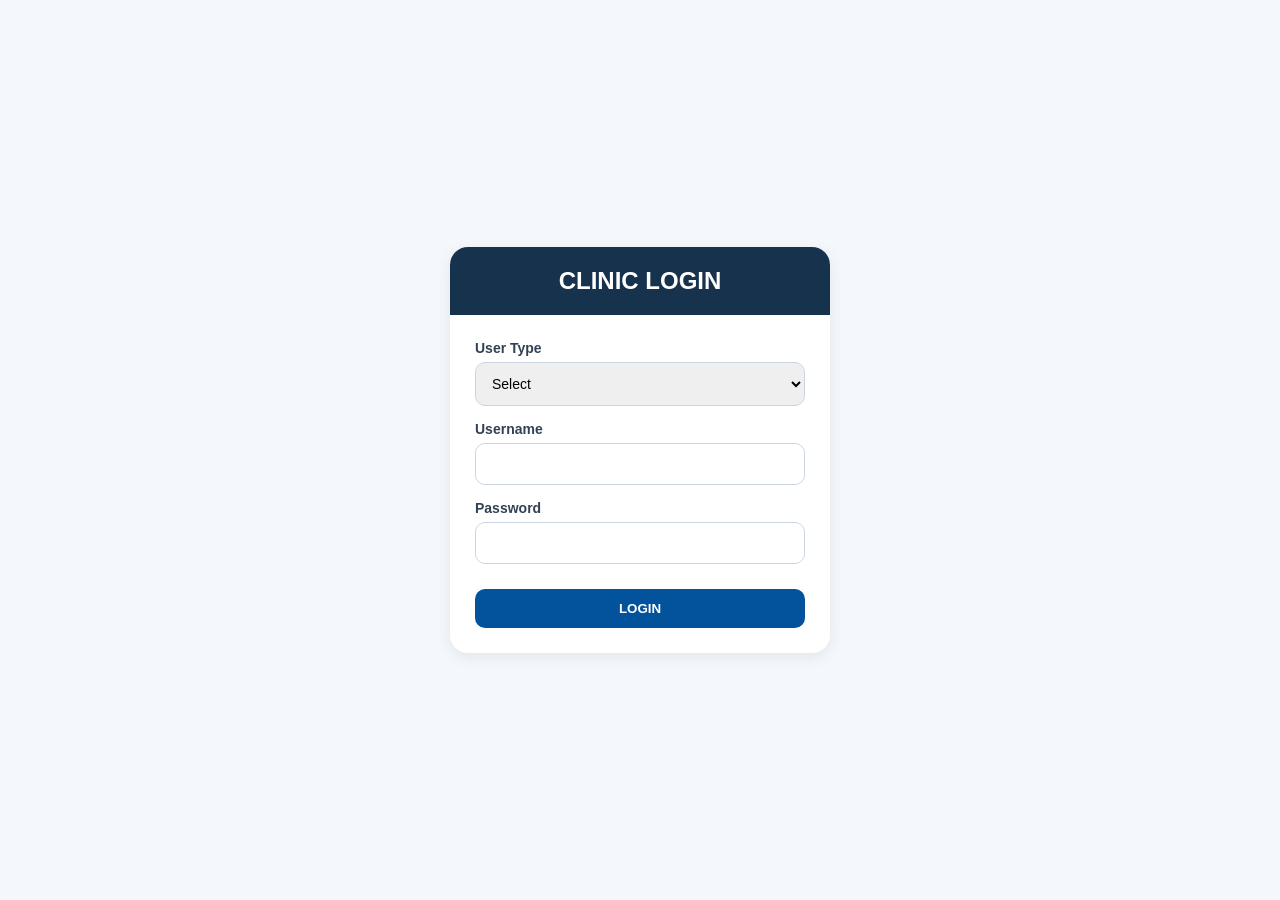
<file: index.html>
<!DOCTYPE html>
<html lang="en">
<head>
<meta charset="UTF-8">
<meta name="viewport" content="width=device-width, initial-scale=1.0">
<title>Clinic Login</title>

<style>
*{
    margin:0;
    padding:0;
    box-sizing:border-box;
    font-family:"Segoe UI", sans-serif;
}

body{
    background:#f4f7fb;
    display:flex;
    justify-content:center;
    align-items:center;
    min-height:100vh;
}

.login-box{
    width:380px;
    background:white;
    border-radius:18px;
    box-shadow:0 4px 15px rgba(0,0,0,0.08);
    overflow:hidden;
}

.login-header{
    background:#17324d;
    color:white;
    padding:20px;
    text-align:center;
}

form{
    padding:25px;
}

.form-group{
    margin-bottom:15px;
    display:flex;
    flex-direction:column;
}

label{
    font-size:14px;
    font-weight:600;
    margin-bottom:6px;
    color:#334155;
}

input, select{
    padding:12px;
    border:1px solid #cbd5e1;
    border-radius:10px;
    font-size:14px;
}

.login-btn{
    width:100%;
    padding:12px;
    background:#02529c;
    color:white;
    border:none;
    border-radius:10px;
    font-weight:600;
    cursor:pointer;
    margin-top:10px;
}

.login-btn:hover{
    background:#013d75;
}

.error{
    color:red;
    font-size:12px;
    margin-top:5px;
}
</style>
</head>

<body>

<div class="login-box">

    <div class="login-header">
        <h2>CLINIC LOGIN</h2>
    </div>

    <form onsubmit="loginUser(event)">

        <div class="form-group">
            <label>User Type</label>
            <select id="userType" required>
                <option value="">Select</option>
                <option value="admin">Admin</option>
                <option value="doctor">Doctor</option>
            </select>
        </div>

        <div class="form-group">
            <label>Username</label>
            <input type="text" id="username" required>
        </div>

        <div class="form-group">
            <label>Password</label>
            <input type="password" id="password" required>
        </div>

        <div id="errorMsg" class="error"></div>

        <button class="login-btn" type="submit">
            LOGIN
        </button>

    </form>

</div>

<script>
function loginUser(event){
    event.preventDefault();

    const role = document.getElementById("userType").value;
    const username = document.getElementById("username").value;
    const password = document.getElementById("password").value;
    const errorMsg = document.getElementById("errorMsg");

    errorMsg.textContent = "";

    //For Admin Account toh
    const adminUsers = [
        "Arcenal",
        "Bayani",
        "Garduque",
        "Macas",
        "Taroy",
        "Tomadong"
    ];

    //For Doctor Account
    const doctorUsers = [
        "Arcenal",
        "Bayani",
        "Garduque",
        "Macas",
        "Taroy",
        "Tomadong"
    ];

    //Admin Log in-----------------------------------------
    if(
        role === "admin" &&
        adminUsers.includes(username) &&
        password === "admin"
    ){
         //sini-save yung admin name
        localStorage.setItem("loggedInUser", username);
        localStorage.setItem("userRole", "Admin");

        window.location.href = "admin_dashboard.html";
    }

    //Doctor log in--------------------------------------------
    else if(
        role === "doctor" &&
        doctorUsers.includes(username) &&
        password === "doctor"
    ){
        //nag ssave ng doctor name
        localStorage.setItem("loggedInUser", username);
        localStorage.setItem("userRole", "Doctor");
        
        window.location.href = "doctor_dashboard.html";
    }

    else{
        errorMsg.textContent = "Invalid username or password";
    }
}
</script>

</body>
</html>
</file>
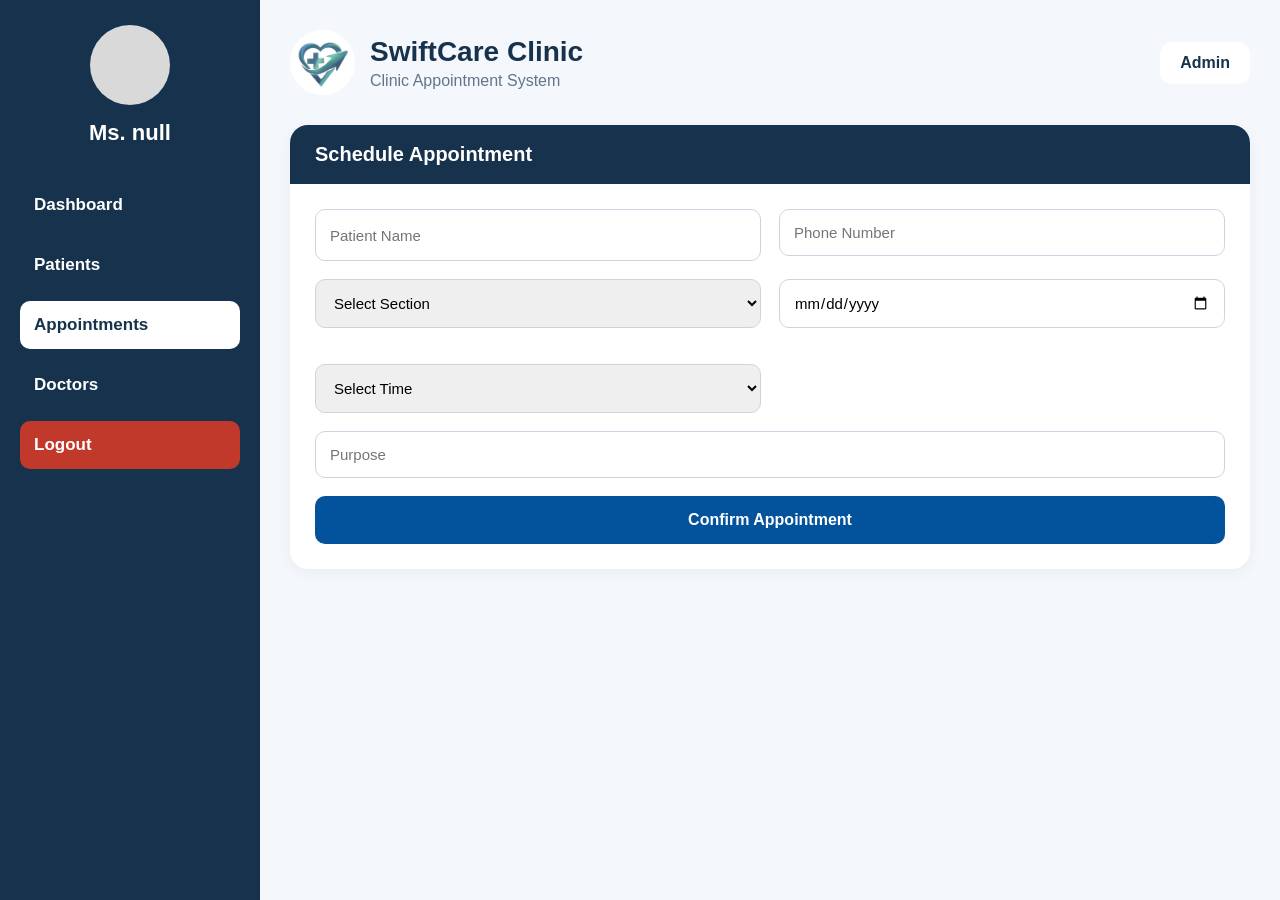
<file: admin_appointment.html>
<!DOCTYPE html>
<html lang="en">
<head>
<meta charset="UTF-8">
<meta name="viewport" content="width=device-width, initial-scale=1.0">

<title>Appointments</title>

<link rel="stylesheet" href="admin_appointment.css">
</head>

<body>

<div class="dashboard-container">

    <!--Side Bar-->
    <aside class="sidebar">

        <div>

            <div class="sidebar-top">

                <div class="profile-circle"></div>

                <div class="profile-name">
                    <h2 id="doctorName"></h2>
                    <p id="doctorRole"></p>
                </div>

            </div>

            <nav class="sidebar-menu">

                <a href="admin_dashboard.html"
                    class="menu-item"
                    onclick="closeDropdown()">

                    Dashboard

                </a>

                <!--Patient-->
                <div class="dropdown">

                    <button class="menu-item dropdown-btn"
                        onclick="toggleDropdown()">

                        Patients

                    </button>

                    <div class="dropdown-content"
                        id="patientDropdown">

                        <a href="admin_registerPatient.html"
                            class="dropdown-item">

                            Register Patient

                        </a>

                        <a href="admin_patientRecord.html"
                            class="dropdown-item">

                            Search Patient Records

                        </a>

                    </div>

                </div>

                <a href="admin_appointment.html"
                    class="menu-item active"
                    onclick="closeDropdown()">

                    Appointments

                </a>

                <a href="admin_doctors.html"
                    class="menu-item"
                    onclick="closeDropdown()">

                    Doctors

                </a>

                <a href="index.html"
                    class="menu-item logout-btn"
                    onclick="closeDropdown()">

                    Logout

                </a>

            </nav>

        </div>

    </aside>

    <!--Main content---------------------------->
    <main class="main-content">

        <header class="topbar">

            <div class="topbar-left">

                <img src="logo.jpg"
                    class="clinic-logo">

                <div class="clinic-text">

                    <h1>SwiftCare Clinic</h1>
                    <p>Clinic Appointment System</p>

                </div>

            </div>

            <div class="admin-box">
                Admin
            </div>

        </header>

        <!--Form-->
        <section class="appointment-card">

            <div class="section-header">
                Schedule Appointment
            </div>

            <div class="appointment-body">

                <input id="patientName" placeholder="Patient Name">

                <!--phone number-->
                <div class="phone-wrapper">

                    <input
                        id="phone"
                        type="text"
                        placeholder="Phone Number"
                        maxlength="11"
                    >

                    <small id="phoneError"
                        class="error-text"></small>

                </div>

                <!--Select Section-->
                <select id="sectionSelect">

                    <option value="">
                        Select Section
                    </option>

                    <option value="general">
                        General Medicine
                    </option>

                    <option value="pedia">
                        Pediatrics
                    </option>

                    <option value="dental">
                        Dental
                    </option>

                </select>

                <input id="date" type="date">

                <!--Doctor cards-->
                <div id="doctorContainer"
                    class="doctor-container"></div>

                <!--Time-->
                <select id="time">
                    <option>Select Time</option>
                </select>

                <input id="purpose"
                    placeholder="Purpose">

                <button class="confirm-btn"
                    onclick="showReceipt()">

                    Confirm Appointment

                </button>

            </div>

        </section>

    </main>

</div>

<!--Receipt-->
<div class="receipt-card" id="receiptCard">

    <div class="receipt-body">

        <button class="close-x"
            onclick="closeReceipt()">
            ✖
        </button>

        <div class="section-header">
            Clinic Appointment
        </div>

        <p>
            <strong>Appointment No:</strong>
            A-1023
        </p>

        <p>
            <strong>Patient:</strong>
            <span id="rName"></span>
        </p>

        <p>
            <strong>Phone:</strong>
            <span id="rPhone"></span>
        </p>

        <p>
            <strong>Doctor:</strong>
            <span id="rDoctor"></span>
        </p>

        <p>
            <strong>Date:</strong>
            <span id="rDate"></span>
        </p>

        <p>
            <strong>Time:</strong>
            <span id="rTime"></span>
        </p>

        <p>
            <strong>Purpose:</strong>
            <span id="rPurpose"></span>
        </p>

        <div class="notice">
            Please arrive 15 minutes before your appointment.
        </div>

        <button class="print-btn"
            onclick="printReceipt()">
            Print Receipt
        </button>

    </div>

</div>

<script>

const dropdown =
document.getElementById("patientDropdown");

/*Dropdownn*/
function toggleDropdown(){
    dropdown.classList.toggle("show");
}

/*for close drop*/
function closeDropdown(){
    localStorage.setItem(
        "patientDropdown",
        "closed"
    );
}

window.onload = function(){

    if(localStorage.getItem(
        "patientDropdown"
    ) === "open"){

        dropdown.classList.add("show");
    }
}

/*Doctor Data*/
const doctorData = {

    general: [

        {
            name:"Dr. Arcenal",
            sched:"Mon - Wed | 9AM - 11AM",
            times:[
                "9:00 AM",
                "10:00 AM",
                "11:00 AM"
            ]
        },

        {
            name:"Dr. Bayani",
            sched:"Tue - Thu | 1PM - 4PM",
            times:[
                "1:00 PM",
                "2:00 PM",
                "3:00 PM"
            ]
        }
    ],

    pedia: [

        {
            name:"Dr. Garduque",
            sched:"Mon - Fri | 8AM - 12PM",
            times:[
                "8:00 AM",
                "9:00 AM",
                "10:00 AM"
            ]
        },

        {
            name:"Dr. Macas",
            sched:"Tue - Sat | 2PM - 5PM",
            times:[
                "2:00 PM",
                "3:00 PM",
                "4:00 PM"
            ]
        }
    ],

    dental: [

        {
            name:"Dr. Taroy",
            sched:"Mon - Sat | 10AM - 1PM",
            times:[
                "10:00 AM",
                "11:00 AM",
                "12:00 PM"
            ]
        },

        {
            name:"Dr. Tomadong",
            sched:"Wed - Fri | 1PM - 5PM",
            times:[
                "1:00 PM",
                "2:00 PM",
                "3:00 PM"
            ]
        }

    ]
};

const sectionSelect =
document.getElementById("sectionSelect");

const doctorContainer =
document.getElementById("doctorContainer");

const timeSelect =
document.getElementById("time");

let selectedDoctor = "";

/*Phone Validation*/
const phoneInput =
document.getElementById("phone");

const phoneError =
document.getElementById("phoneError");

phoneInput.addEventListener(
    "input",
    function(){

    /*ito yung para di gumana yung letters sa phone*/
    this.value =
    this.value.replace(/[^0-9]/g,'');

    /*naka limit na 11 digits lang*/
    if(this.value.length > 11){

        this.value =
        this.value.slice(0,11);
    }

    /*for error messages*/
    if(this.value.length === 0){

        phoneError.innerText = "";

    }
    else if(this.value.length < 11){

        phoneError.innerText =
        "Phone number must be 11 digits.";

    }
    else{

        phoneError.innerText = "";
    }

});


sectionSelect.addEventListener(
"change",
function(){

    doctorContainer.innerHTML = "";

    timeSelect.innerHTML =
    "<option>Select Time</option>";

    selectedDoctor = "";

    const selectedSection =
    this.value;

    if(!doctorData[selectedSection])
    return;

    doctorData[selectedSection]
    .forEach(doc => {

        const card =
        document.createElement("div");

        card.classList.add("doctor-card");

        card.innerHTML = `

            <div class="doctor-top">

                <div class="doctor-pic"></div>

                <div class="doctor-name">
                    ${doc.name}
                </div>

            </div>

            <div class="doctor-sched">
                ${doc.sched}
            </div>

        `;

        card.onclick = function(){

            document
            .querySelectorAll(
                ".doctor-card"
            )
            .forEach(c =>
                c.classList.remove("active")
            );

            card.classList.add("active");

            selectedDoctor = doc.name;

            timeSelect.innerHTML = "";

            doc.times.forEach(t => {

                const option =
                document.createElement("option");

                option.text = t;

                timeSelect.appendChild(option);

            });

        };

        doctorContainer
        .appendChild(card);

    });

});

/*Receipt------------------------------------*/
function showReceipt(){

    const phone =
    document.getElementById("phone").value;

    /*for phone*/
    if(phone.length !== 11){

        phoneError.innerText =
        "Phone number must be exactly 11 digits.";

        return;
    }

    /*Doctor check*/
    if(selectedDoctor === ""){

        alert("Please select a doctor.");
        return;
    }

    document.getElementById("rName").innerText =
        document.getElementById("patientName").value;

    document.getElementById("rPhone").innerText =
        phone;

    document.getElementById("rDoctor").innerText =
        selectedDoctor;

    document.getElementById("rDate").innerText =
        document.getElementById("date").value;

    document.getElementById("rTime").innerText =
        document.getElementById("time").value;

    document.getElementById("rPurpose").innerText =
        document.getElementById("purpose").value;

    document.getElementById("receiptCard")
    .style.display = "flex";
}

function closeReceipt(){

    document.getElementById("receiptCard")
    .style.display = "none";
}

/*For print*/
function printReceipt(){
    window.print();
}


const name = localStorage.getItem("loggedInUser");
const role = localStorage.getItem("userRole");

/* SIDEBAR NAME */
document.getElementById("doctorName").innerHTML =
    "Ms. " + name;

/* SIDEBAR ROLE */
document.getElementById("doctorRole").innerHTML =
    role;


</script>

</body>
</html>
</file>
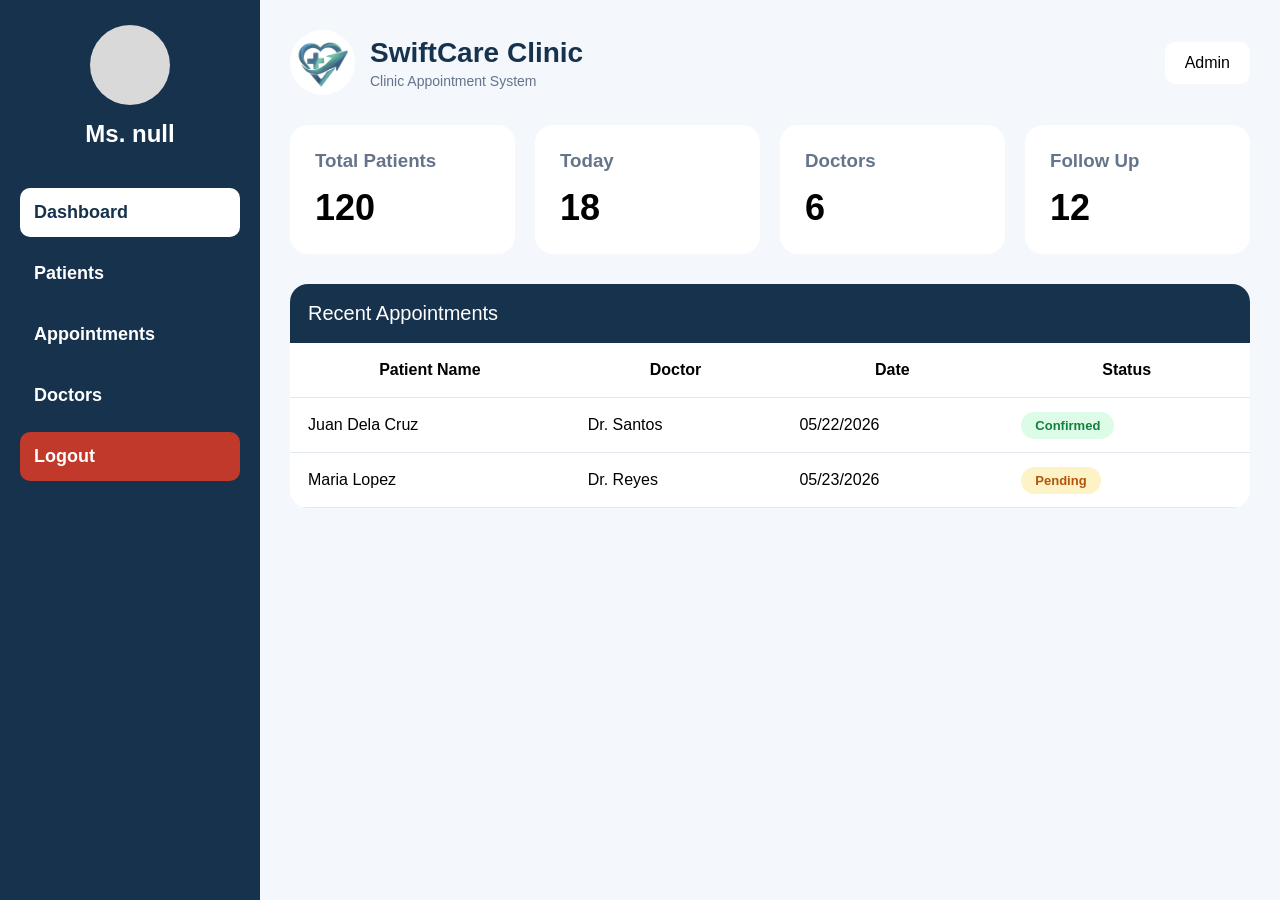
<file: admin_dashboard.html>
<!DOCTYPE html>
<html lang="en">
<head>
    <meta charset="UTF-8" />
    <meta name="viewport"
        content="width=device-width, initial-scale=1.0" />

    <title>Dashboard</title>

    <link rel="stylesheet"
        href="admin_dashboard.css">
</head>

<body>

<div class="dashboard-container">

    <!--Side bar-->
    <aside class="sidebar">

        <div>

            <div class="sidebar-top">

                <div class="profile-circle"></div>

                <div class="profile-name">

                    <h2 id="adminName"></h2>
                    <p id="adminRole"></p>

                </div>

            </div>

            <nav class="sidebar-menu">

                <a href="admin_dashboard.html"
                    class="menu-item active"
                    onclick="closeDropdown()">

                    Dashboard

                </a>

                <!--Patient Dropdown-->
                <div class="dropdown">

                    <button class="menu-item dropdown-btn"
                        onclick="toggleDropdown()">

                        Patients

                    </button>

                    <div class="dropdown-content"
                        id="patientDropdown">

                        <a href="admin_registerPatient.html"
                            class="dropdown-item">

                            Register Patient

                        </a>

                        <a href="admin_patientRecord.html"
                            class="dropdown-item">

                            Search Patient Records

                        </a>

                    </div>

                </div>

                <!--Appointment-->
                <a href="admin_appointment.html"
                    class="menu-item"
                    onclick="closeDropdown()">

                    Appointments

                </a>

                <!--Doctors-->
                <a href="admin_doctors.html"
                    class="menu-item"
                    onclick="closeDropdown()">

                    Doctors

                </a>

                <!--Log out-->
                <a href="#"
                    class="menu-item logout-btn"
                    onclick="closeDropdown()">

                    Logout

                </a>

            </nav>

        </div>

    </aside>

    <!--Main Content-->
    <main class="main-content">

        <!--Top Bar-->
        <header class="topbar">

            <div class="topbar-left">

                <img src="logo.jpg"
                    alt="Clinic Logo"
                    class="clinic-logo">

                <div class="clinic-text">

                    <h1>SwiftCare Clinic</h1>
                    <p>Clinic Appointment System</p>

                </div>

            </div>

            <div class="admin-box">
                Admin
            </div>

        </header>

        <section class="stats-grid">

            <div class="stat-card">

                <h3>Total Patients</h3>
                <p>120</p>

            </div>

            <div class="stat-card">

                <h3>Today</h3>
                <p>18</p>

            </div>

            <div class="stat-card">

                <h3>Doctors</h3>
                <p>6</p>

            </div>

            <div class="stat-card">

                <h3>Follow Up</h3>
                <p>12</p>

            </div>

        </section>

        <section class="table-section">

            <div class="section-header">
                Recent Appointments
            </div>

            <table class="appointment-table">

                <thead>

                    <tr>

                        <th>Patient Name</th>
                        <th>Doctor</th>
                        <th>Date</th>
                        <th>Status</th>

                    </tr>

                </thead>

                <tbody>

                    <tr>

                        <td>Juan Dela Cruz</td>
                        <td>Dr. Santos</td>
                        <td>05/22/2026</td>

                        <td>

                            <span class="status confirmed">
                                Confirmed
                            </span>

                        </td>

                    </tr>

                    <tr>

                        <td>Maria Lopez</td>
                        <td>Dr. Reyes</td>
                        <td>05/23/2026</td>

                        <td>

                            <span class="status pending">
                                Pending
                            </span>

                        </td>

                    </tr>

                </tbody>

            </table>

        </section>

    </main>

</div>

<script>

const dropdown =
    document.getElementById(
        "patientDropdown"
    );

/*Toggle Dropdown*/
function toggleDropdown(){

    dropdown.classList.toggle("show");

    if(dropdown.classList.contains("show")){

        localStorage.setItem(
            "patientDropdown",
            "open"
        );

    }else{

        localStorage.setItem(
            "patientDropdown",
            "closed"
        );

    }

}

/*Close Dropdown*/
function closeDropdown(){

    localStorage.setItem(
        "patientDropdown",
        "closed"
    );

}

window.onload = function(){

    if(localStorage.getItem(
        "patientDropdown") === "open"){

        dropdown.classList.add("show");

    }

}
</script>

<script>
const name = localStorage.getItem("loggedInUser");
const role = localStorage.getItem("userRole");

/*Para sa Name*/
document.getElementById("adminName").innerHTML =
    "Ms. " + name;

document.getElementById("adminRole").innerHTML =
    role;
</script>
 


</body>
</html>
</file>
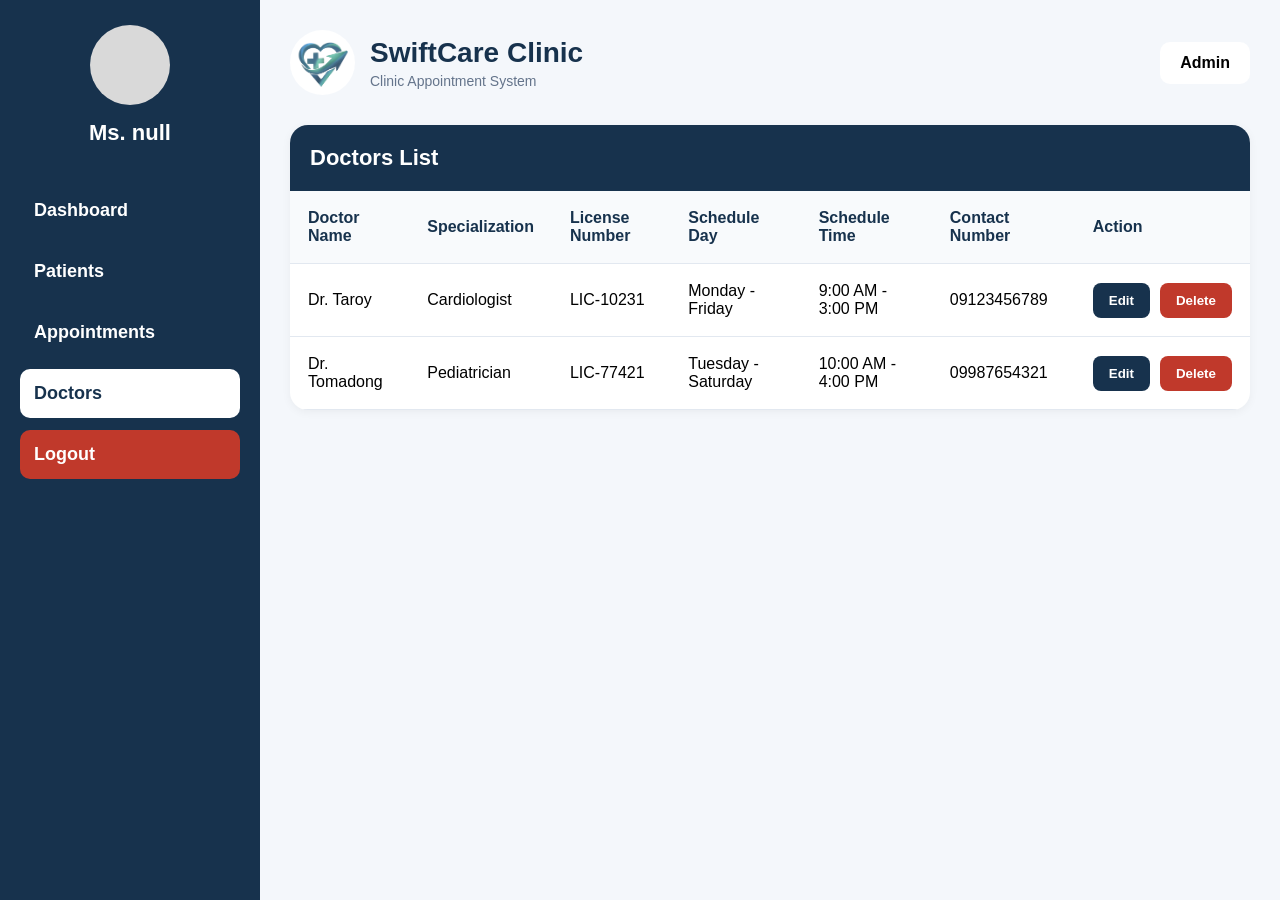
<file: admin_doctors.html>
<!DOCTYPE html>
<html lang="en">
<head>

    <meta charset="UTF-8" />
    <meta name="viewport"
        content="width=device-width, initial-scale=1.0"/>

    <title>Doctors</title>

    <link rel="stylesheet"
        href="admin_doctors.css">

</head>

<body>

<div class="dashboard-container">

    <!--Sidebar-->
    <aside class="sidebar">

        <div>

            <div class="sidebar-top">

                <div class="profile-circle"></div>

                <div class="profile-name">

                    <h2 id="adminName"></h2>
                    <p id="adminRole"></p>

                </div>

            </div>

            <nav class="sidebar-menu">

                <!-- Dashboard -->
                <a href="admin_dashboard.html"
                    class="menu-item">

                    Dashboard

                </a>

                <!-- Patients Dropdown -->
                <div class="dropdown">

                    <button class="menu-item dropdown-btn"
                        onclick="toggleDropdown()">

                        Patients

                    </button>

                    <div class="dropdown-content"
                        id="patientDropdown">

                        <a href="admin_registerPatient.html"
                            class="dropdown-item">

                            Register Patient

                        </a>

                        <a href="admin_patientRecord.html"
                            class="dropdown-item">

                            Search Patient Records

                        </a>

                    </div>

                </div>

                <!-- Appointments -->
                <a href="admin_appointment.html"
                    class="menu-item">

                    Appointments

                </a>

                <!-- Doctors -->
                <a href="admin_doctors.html"
                    class="menu-item active">

                    Doctors

                </a>

                <!-- Logout -->
                <a href="index.html"
                    class="menu-item logout-btn">

                    Logout

                </a>

            </nav>

        </div>

    </aside>

    <!--Main Content-->
    <main class="main-content">

        <!--Topbar-->
        <header class="topbar">

            <div class="topbar-left">

                <img src="logo.jpg"
                    alt="Clinic Logo"
                    class="clinic-logo">

                <div class="clinic-text">

                    <h1>SwiftCare Clinic</h1>
                    <p>Clinic Appointment System</p>

                </div>

            </div>

            <div class="admin-box">
                Admin
            </div>

        </header>

        <!--Doctor Table-->
        <section class="table-section">

            <div class="section-header">

                Doctors List

            </div>

            <table class="doctor-table">

                <thead>

                    <tr>

                        <th>Doctor Name</th>
                        <th>Specialization</th>
                        <th>License Number</th>
                        <th>Schedule Day</th>
                        <th>Schedule Time</th>
                        <th>Contact Number</th>
                        <th>Action</th>

                    </tr>

                </thead>

                <tbody>

                    <!--Row 1-->
                    <tr>

                        <td>Dr. Taroy</td>
                        <td>Cardiologist</td>
                        <td>LIC-10231</td>
                        <td>Monday - Friday</td>
                        <td>9:00 AM - 3:00 PM</td>
                        <td>09123456789</td>

                        <td>

                            <div class="action-box">

                                <button class="edit-btn"
                                    onclick="editDoctor(this)">

                                    Edit

                                </button>

                                <button class="delete-btn"
                                    onclick="deleteDoctor(this)">

                                    Delete

                                </button>

                            </div>

                        </td>

                    </tr>

                    <!--Row 2-->
                    <tr>

                        <td>Dr. Tomadong</td>
                        <td>Pediatrician</td>
                        <td>LIC-77421</td>
                        <td>Tuesday - Saturday</td>
                        <td>10:00 AM - 4:00 PM</td>
                        <td>09987654321</td>

                        <td>

                            <div class="action-box">

                                <button class="edit-btn"
                                    onclick="editDoctor(this)">

                                    Edit

                                </button>

                                <button class="delete-btn"
                                    onclick="deleteDoctor(this)">

                                    Delete

                                </button>

                            </div>

                        </td>

                    </tr>

                </tbody>

            </table>

        </section>

    </main>

</div>


<script>

/*Drop down*/
const dropdown =
    document.getElementById(
        "patientDropdown"
    );

function toggleDropdown(){

    dropdown.classList.toggle(
        "show"
    );

}

/*Edit function*/
function editDoctor(button){

    const row =
        button.parentElement.parentElement.parentElement;

    const cells =
        row.querySelectorAll("td");

    const doctorName =
        prompt(
            "Edit Doctor Name",
            cells[0].innerText
        );

    const specialization =
        prompt(
            "Edit Specialization",
            cells[1].innerText
        );

    const license =
        prompt(
            "Edit License Number",
            cells[2].innerText
        );

    const day =
        prompt(
            "Edit Schedule Day",
            cells[3].innerText
        );

    const time =
        prompt(
            "Edit Schedule Time",
            cells[4].innerText
        );

    const contact =
        prompt(
            "Edit Contact Number",
            cells[5].innerText
        );

    if(doctorName != null){

        cells[0].innerText =
            doctorName;

        cells[1].innerText =
            specialization;

        cells[2].innerText =
            license;

        cells[3].innerText =
            day;

        cells[4].innerText =
            time;

        cells[5].innerText =
            contact;

    }

}

/*Delete Function*/
function deleteDoctor(button){

    const row =
        button.parentElement.parentElement.parentElement;

    const confirmDelete =
        confirm(
            "Are you sure you want to delete this doctor?"
        );

    if(confirmDelete){

        row.remove();

    }

}

/*Admin Info*/
const name =
    localStorage.getItem(
        "loggedInUser"
    );

const role =
    localStorage.getItem(
        "userRole"
    );

document.getElementById(
    "adminName"
).innerHTML =
    "Ms. " + name;

document.getElementById(
    "adminRole"
).innerHTML =
    role;

</script>

</body>
</html>
</file>
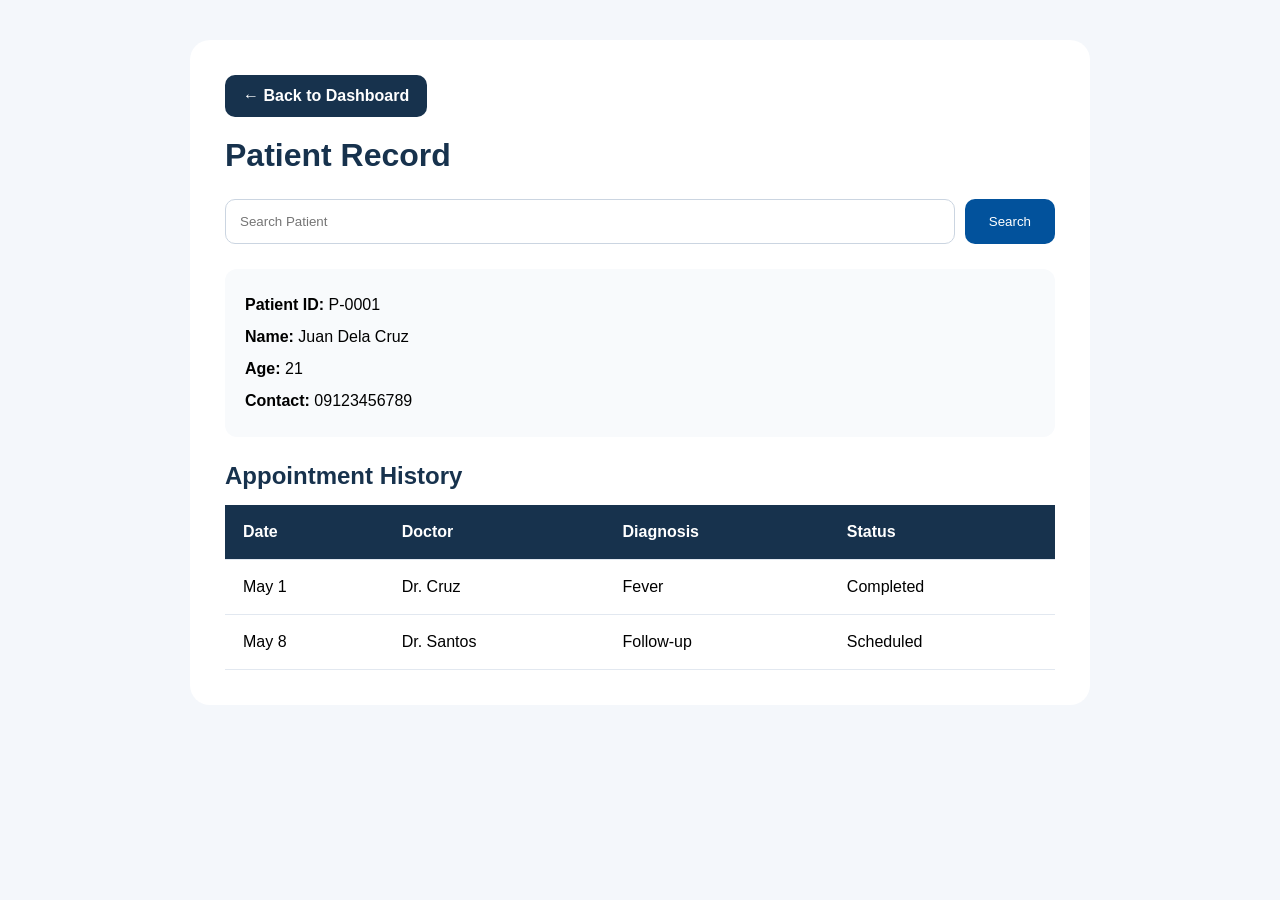
<file: admin_patientRecord.html>
<!DOCTYPE html>
<html lang="en">
<head>
    <meta charset="UTF-8">
    <meta name="viewport" content="width=device-width, initial-scale=1.0">
    <title>Patient Records</title>

    <link rel="stylesheet" href="admin_patientRecord.css">
</head>
<body>

<div class="record-box">

    <a href="admin_dashboard.html" class="back-btn"> ← Back to Dashboard </a>

    <h1>Patient Record</h1>

    <div class="search-bar">

        <input type="text"
            placeholder="Search Patient">

        <button>
            Search
        </button>
        

    </div>

    <div class="patient-info">

        <p><strong>Patient ID:</strong> P-0001</p>
        <p><strong>Name:</strong> Juan Dela Cruz</p>
        <p><strong>Age:</strong> 21</p>
        <p><strong>Contact:</strong> 09123456789</p>

    </div>

    <h2>Appointment History</h2>

    <table>

        <thead>

            <tr>
                <th>Date</th>
                <th>Doctor</th>
                <th>Diagnosis</th>
                <th>Status</th>
            </tr>

        </thead>

        <tbody>

            <tr>
                <td>May 1</td>
                <td>Dr. Cruz</td>
                <td>Fever</td>
                <td>Completed</td>
            </tr>

            <tr>
                <td>May 8</td>
                <td>Dr. Santos</td>
                <td>Follow-up</td>
                <td>Scheduled</td>
            </tr>

        </tbody>

    </table>

</div>

</body>
</html>
</file>
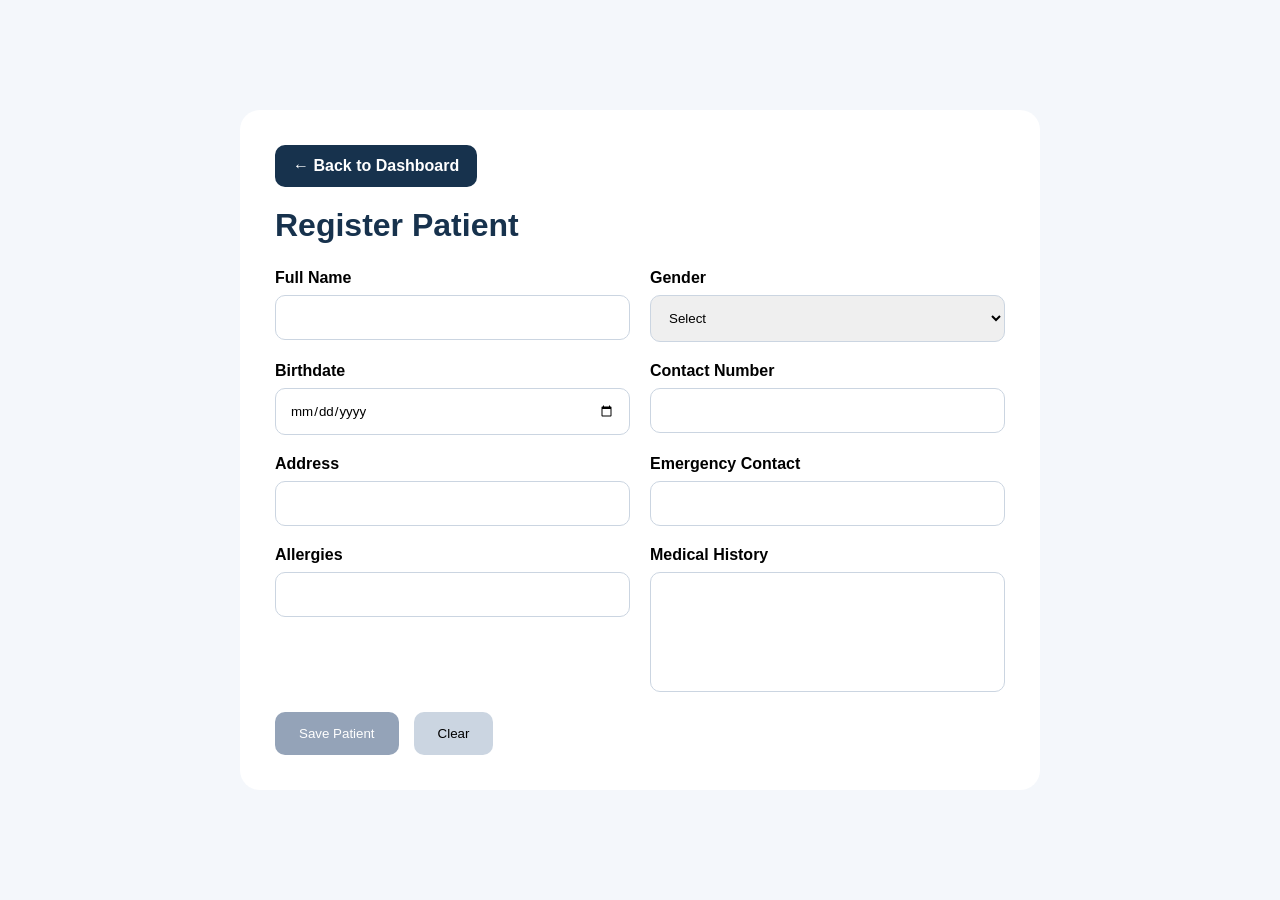
<file: admin_registerPatient.html>
<!DOCTYPE html>
<html lang="en">
<head>
<meta charset="UTF-8">
<meta name="viewport" content="width=device-width, initial-scale=1.0">
<title>Register Patient</title>

<link rel="stylesheet" href="admin_registerPatient.css">
</head>

<body>

<div class="container">
     
    <div class="form-box">

        <a href="admin_dashboard.html" class="back-btn">
            ← Back to Dashboard
        </a>

        <h1>Register Patient</h1>

        <form id="patientForm">

            <div class="form-group">
                <label>Full Name</label>
                <input id="name" name="name" type="text">
            </div>

            <div class="form-group">
                <label>Gender</label>
                <select id="gender" name="gender">
                    <option value="">Select</option>
                    <option>Male</option>
                    <option>Female</option>
                </select>
            </div>

            <div class="form-group">
                <label>Birthdate</label>
                <input id="birthdate" name="birthdate" type="date">
            </div>

            <div class="form-group">
                <label>Contact Number</label>
                <input id="phone" name="phone" type="text" maxlength="11">
                <small id="phoneError" style="color:red;"></small>
            </div>

            <div class="form-group">
                <label>Address</label>
                <input id="address" name="address" type="text">
            </div>

            <div class="form-group">
                <label>Emergency Contact</label>
                <input id="emergency" name="emergency" type="text">
            </div>

            <div class="form-group">
                <label>Allergies</label>
                <input id="allergies" name="allergies" type="text">
            </div>

            <div class="form-group">
                <label>Medical History</label>
                <textarea id="history" name="history"></textarea>
            </div>

            <div class="button-group">

                <button 
                    type="button"
                    id="saveBtn"
                    class="save-btn"
                    disabled>

                    Save Patient

                </button>

                <button type="reset" class="clear-btn">
                    Clear
                </button>

            </div>

        </form>

    </div>

</div>

<script>

const form = document.getElementById("patientForm");
const saveBtn = document.getElementById("saveBtn");
const phone = document.getElementById("phone");
const phoneError = document.getElementById("phoneError");

/* numbers only + 11 digits */
phone.addEventListener("input", () => {

    phone.value = phone.value.replace(/\D/g, "").slice(0, 11);

    if (phone.value.length > 0 && phone.value.length < 11) {
        phoneError.textContent = "11 digits required";
    } else {
        phoneError.textContent = "";
    }

    toggleButton();
});

/* check if all fields are filled */
function toggleButton() {

    const inputs = form.querySelectorAll("input, select, textarea");

    let filled = true;

    inputs.forEach(input => {

        if (input.value.trim() === "") {
            filled = false;
        }

    });

    saveBtn.disabled = !(filled && phone.value.length === 11);
}

/* monitor all inputs */
form.addEventListener("input", toggleButton);

/* save patient */
function savePatient() {

    alert("Patient Registered Successfully!");

    /* reset form */
    form.reset();

    /* clear error */
    phoneError.textContent = "";

    /* disable button again */
    saveBtn.disabled = true;
}

/* click event */
saveBtn.addEventListener("click", savePatient);

</script>

</body>
</html>
</file>
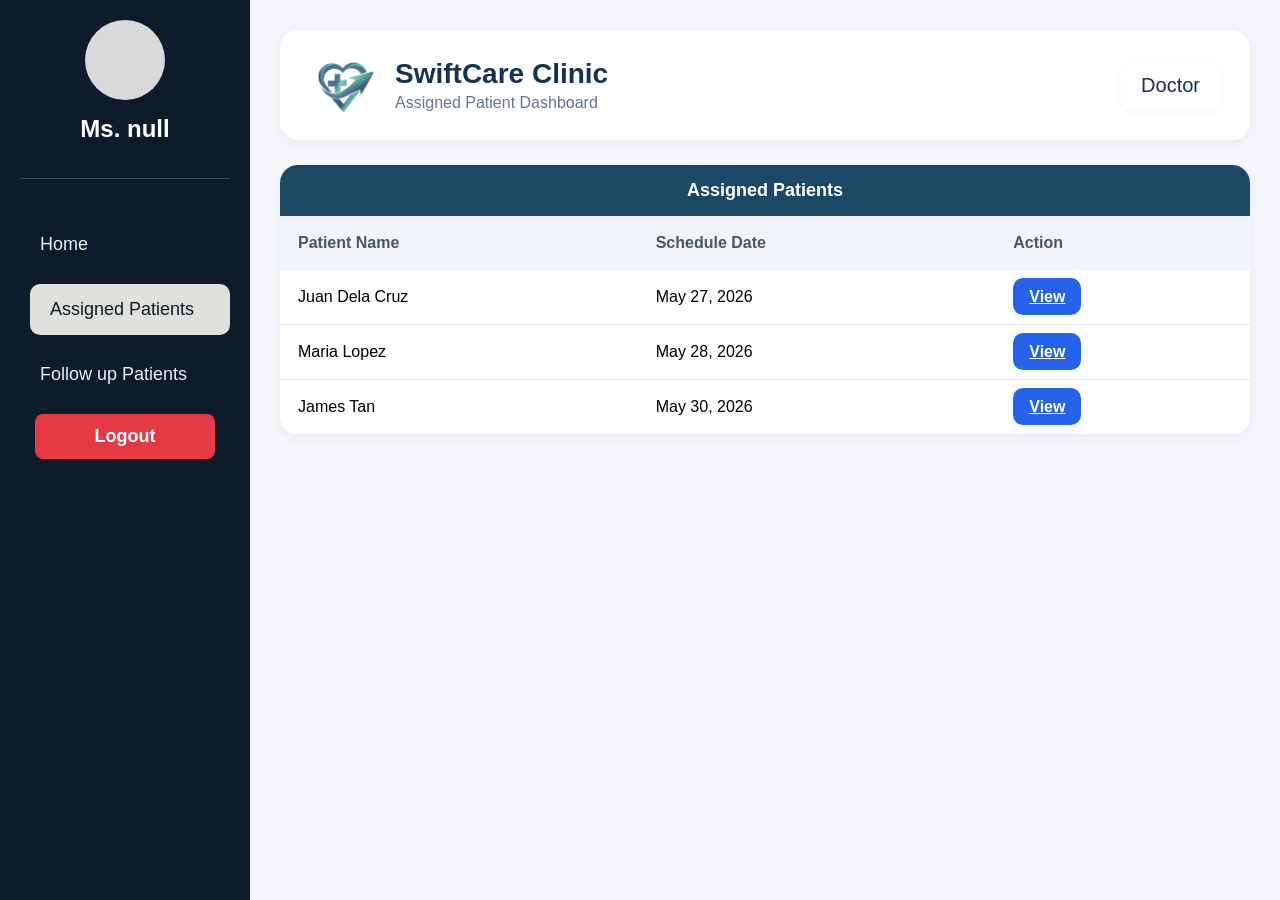
<file: doctor_assignedPatient.html>
<!DOCTYPE html>
<html lang="en">
<head>
    <meta charset="UTF-8">
    <meta name="viewport"
        content="width=device-width, initial-scale=1.0">

    <title>Assigned Patients</title>

    <link rel="stylesheet"
        href="doctor_dashboard.css">
</head>

<body>

<div class="dashboard-layout">

    <!--Sidebar-->
    <aside class="sidebar">

        <div>

            <!--Para sa Profile-->
            <div class="sidebar-top">

                <div class="profile-circle">

                    <!-- <img src="doctor.jpg"> -->

                </div>

                <div class="profile-name">

                    <h2 id="doctorName"></h2>
                    <p id="doctorRole"></p>

                </div>

            </div>

        <!--Menu-->
            <nav class="sidebar-menu">

                <a href="doctor_dashboard.html"
                    class="menu-item">
                    Home
                </a>

                <a href="doctor_assignedPatient.html"
                    class="menu-item active">
                    Assigned Patients
                </a>

                <a href="doctor_followupPatient.html"
                    class="menu-item">
                    Follow up Patients
                </a>

                <a href="index.html"
                    class="menu-item logout-btn">
                    Logout
                </a>

            </nav>

        </div>

    </aside>

    <!--Main Content-->
    <main class="main-content">

        <!--Top bar-->
        <header class="topbar">

            <div class="clinic-info">

                <img src="logo.jpg"
                    alt="Clinic Logo"
                    class="clinic-logo">

                <div>

                    <h1>SwiftCare Clinic</h1>
                    <p>Assigned Patient Dashboard</p>

                </div>

            </div>

            <div class="admin-box">
                Doctor
            </div>

        </header>

        <!--Assigned Patients Section-->
        <section class="assigned-section">

            <div class="section-header">
                Assigned Patients
            </div>

            <table class="assigned-table">

                <thead>

                    <tr>

                        <th>Patient Name</th>

                        <th>Schedule Date</th>

                        <th>Action</th>

                    </tr>

                </thead>

                <tbody>

                    <tr>

                        <td>Juan Dela Cruz</td>

                        <td>May 27, 2026</td>

                        <td>

                            <a href="doctor_viewConsultation.html"
                                class="view-btn">

                                View

                            </a>

                        </td>

                    </tr>

                    <tr>

                        <td>Maria Lopez</td>

                        <td>May 28, 2026</td>

                        <td>

                            <a href="doctor_viewConsultation.html"
                                class="view-btn">

                                View

                            </a>

                        </td>

                    </tr>

                    <tr>

                        <td>James Tan</td>

                        <td>May 30, 2026</td>

                        <td>

                            <a href="doctor_viewConsultation.html"
                                class="view-btn">

                                View

                            </a>

                        </td>

                    </tr>

                </tbody>

            </table>

        </section>

    </main>

</div>

<script>

const name = localStorage.getItem("loggedInUser");
const role = localStorage.getItem("userRole");

/*Sidebar Name*/
document.getElementById("doctorName").innerHTML =
    "Ms. " + name;

/*Side bar Role*/
document.getElementById("doctorRole").innerHTML =
    role;

</script>

</body>
</html>
</file>
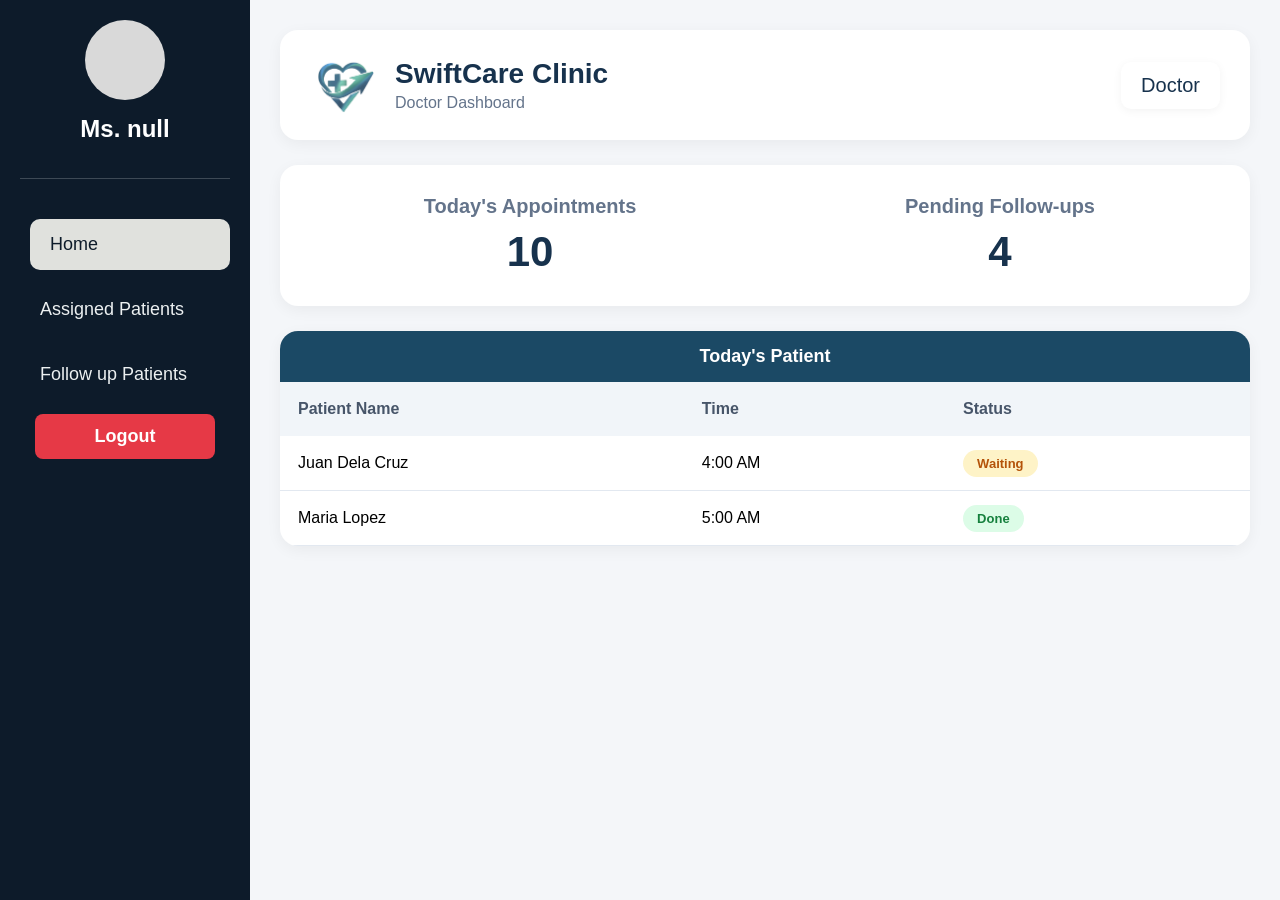
<file: doctor_dashboard.html>
<!DOCTYPE html>
<html lang="en">
<head>
<meta charset="UTF-8">
<meta name="viewport"
content="width=device-width, initial-scale=1.0">

<title>Doctor Dashboard</title>

<link rel="stylesheet"
href="doctor_dashboard.css">

</head>

<body>

<div class="dashboard-layout">

    <!--Sidebar-->
    <aside class="sidebar">

        <div>

            <!--For Profile-->
            <div class="sidebar-top">

                <!--Para sa bilog-->
                <div class="profile-circle">

                    <!-- <img src="doctor.jpg"> -->

                </div>

                <div class="profile-name">

                    <h2 id="doctorName"></h2>
                    <p id="doctorRole"></p>

                </div>

            </div>

            <nav class="sidebar-menu">

                <a href="doctor_dashboard.html"
                class="menu-item active">

                    Home

                </a>

                <a href="doctor_assignedPatient.html"
                class="menu-item">

                    Assigned Patients

                </a>

                <a href="doctor_followupPatient.html"
                class="menu-item">

                    Follow up Patients

                </a>

                <a href="index.html"
                class="menu-item logout-btn">

                    Logout

                </a>

            </nav>

        </div>

    </aside>

    <!--Main Content-->
    <main class="main-content">

        <!--Top bar-->
        <header class="topbar">

            <div class="clinic-info">

                <img src="logo.jpg"
                alt="Clinic Logo"
                class="clinic-logo">

                <div>

                    <h1>SwiftCare Clinic</h1>
                    <p>Doctor Dashboard</p>

                </div>

            </div>

            <div class="admin-box">
                Doctor
            </div>

        </header>

        <section class="summary-box">

            <div class="summary-item">

                <h2>Today's Appointments</h2>
                <p>10</p>

            </div>

            <div class="summary-item">

                <h2>Pending Follow-ups</h2>
                <p>4</p>

            </div>

        </section>

        <!--Todays Patient-->
        <section class="patient-section">

            <div class="section-header">
                Today's Patient
            </div>

            <table>

                <thead>

                    <tr>

                        <th>Patient Name</th>
                        <th>Time</th>
                        <th>Status</th>

                    </tr>

                </thead>

                <tbody>

                    <tr>

                        <td>Juan Dela Cruz</td>
                        <td>4:00 AM</td>

                        <td>

                            <span class="status waiting">
                                Waiting
                            </span>

                        </td>

                    </tr>

                    <tr>

                        <td>Maria Lopez</td>
                        <td>5:00 AM</td>

                        <td>

                            <span class="status done">
                                Done
                            </span>

                        </td>

                    </tr>

                </tbody>

            </table>

        </section>

    </main>

</div>

<script>

const name = localStorage.getItem("loggedInUser");
const role = localStorage.getItem("userRole");

/*Para sa left sidebar*/
document.getElementById("doctorName").innerHTML =
"Ms. " + name;

document.getElementById("doctorRole").innerHTML =
role;

</script>

</body>
</html>
</file>
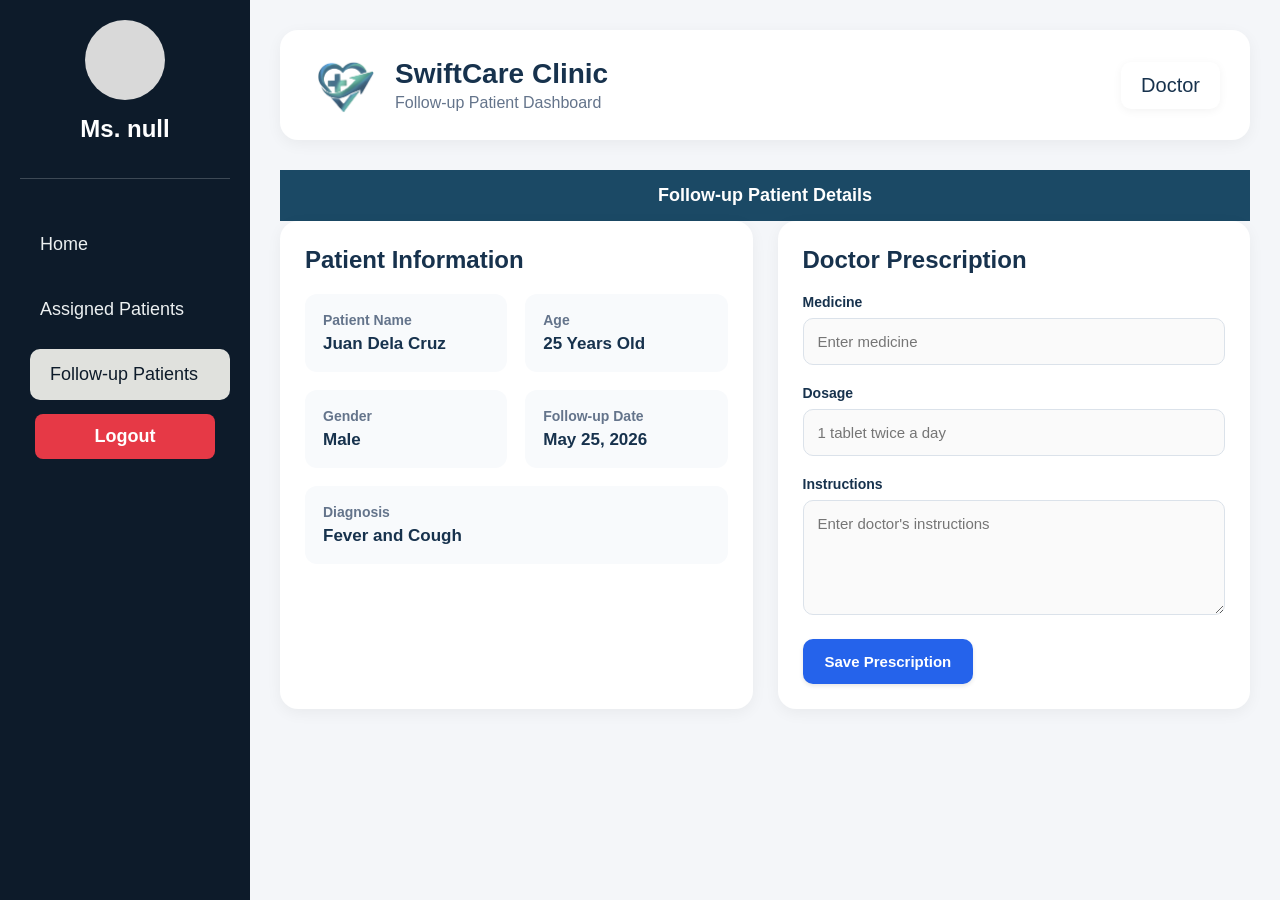
<file: doctor_followupPatient.html>
<!DOCTYPE html>
<html lang="en">
<head>
    <meta charset="UTF-8">
    <meta name="viewport"
    content="width=device-width, initial-scale=1.0">

    <title>Follow-up Patients</title>

    <link rel="stylesheet"
    href="doctor_dashboard.css">
</head>

<body>

<div class="dashboard-layout">

    <!--Side bar-->
    <aside class="sidebar">

        <div>

            <!--For Profile-->
            <div class="sidebar-top">

                <div class="profile-circle">

                    <!-- <img src="doctor.jpg"> -->

                </div>

                <div class="profile-name">

                    <h2 id="doctorName"></h2>
                    <p id="doctorRole"></p>

                </div>

            </div>

            <nav class="sidebar-menu">

                <a href="doctor_dashboard.html"
                class="menu-item">

                    Home

                </a>

                <a href="doctor_assignedPatient.html"
                class="menu-item">

                    Assigned Patients

                </a>

                <a href="doctor_followupPatient.html"
                class="menu-item active">

                    Follow-up Patients

                </a>

                <a href="index.html"
                class="menu-item logout-btn">

                    Logout

                </a>

            </nav>

        </div>

    </aside>

    <main class="main-content">
    
        <header class="topbar">

            <div class="clinic-info">

                <img src="logo.jpg"
                    alt="Clinic Logo"
                    class="clinic-logo">

                <div>

                    <h1>SwiftCare Clinic</h1>
                    <p>Follow-up Patient Dashboard</p>

                </div>

            </div>

            <!--Same Style ng Admin-->
            <div class="admin-box">
                Doctor
            </div>

        </header>

        <!--Follow up Sectoion-->
        <section class="followup-section">

            <div class="section-header">
                Follow-up Patient Details
            </div>

            <div class="followup-container">

                <!-- PATIENT INFO -->
                <div class="patient-card">

                    <h2>Patient Information</h2>

                    <div class="info-grid">

                        <div class="info-box">

                            <label>Patient Name</label>
                            <p>Juan Dela Cruz</p>

                        </div>

                        <div class="info-box">

                            <label>Age</label>
                            <p>25 Years Old</p>

                        </div>

                        <div class="info-box">

                            <label>Gender</label>
                            <p>Male</p>

                        </div>

                        <div class="info-box">

                            <label>Follow-up Date</label>
                            <p>May 25, 2026</p>

                        </div>

                        <div class="info-box full-width">

                            <label>Diagnosis</label>
                            <p>Fever and Cough</p>

                        </div>

                    </div>

                </div>

                <!--Doctor Prescription-->
                <div class="prescription-card">

                    <h2>Doctor Prescription</h2>

                    <form>

                        <div class="form-group">

                            <label>Medicine</label>

                            <input type="text"
                            placeholder="Enter medicine">

                        </div>

                        <div class="form-group">

                            <label>Dosage</label>

                            <input type="text"
                            placeholder="1 tablet twice a day">

                        </div>

                        <div class="form-group">

                            <label>Instructions</label>

                            <textarea rows="5"
                            placeholder="Enter doctor's instructions"></textarea>

                        </div>

                        <button type="submit"
                        class="save-btn">

                            Save Prescription

                        </button>

                    </form>

                </div>

            </div>

        </section>

    </main>

</div>

<script>

const name = localStorage.getItem("loggedInUser");
const role = localStorage.getItem("userRole");

/*Sidebar Name*/
document.getElementById("doctorName").innerHTML =
    "Ms. " + name;

/*Side Bar Role*/
document.getElementById("doctorRole").innerHTML =
    role;

</script>

</body>
</html>
</file>
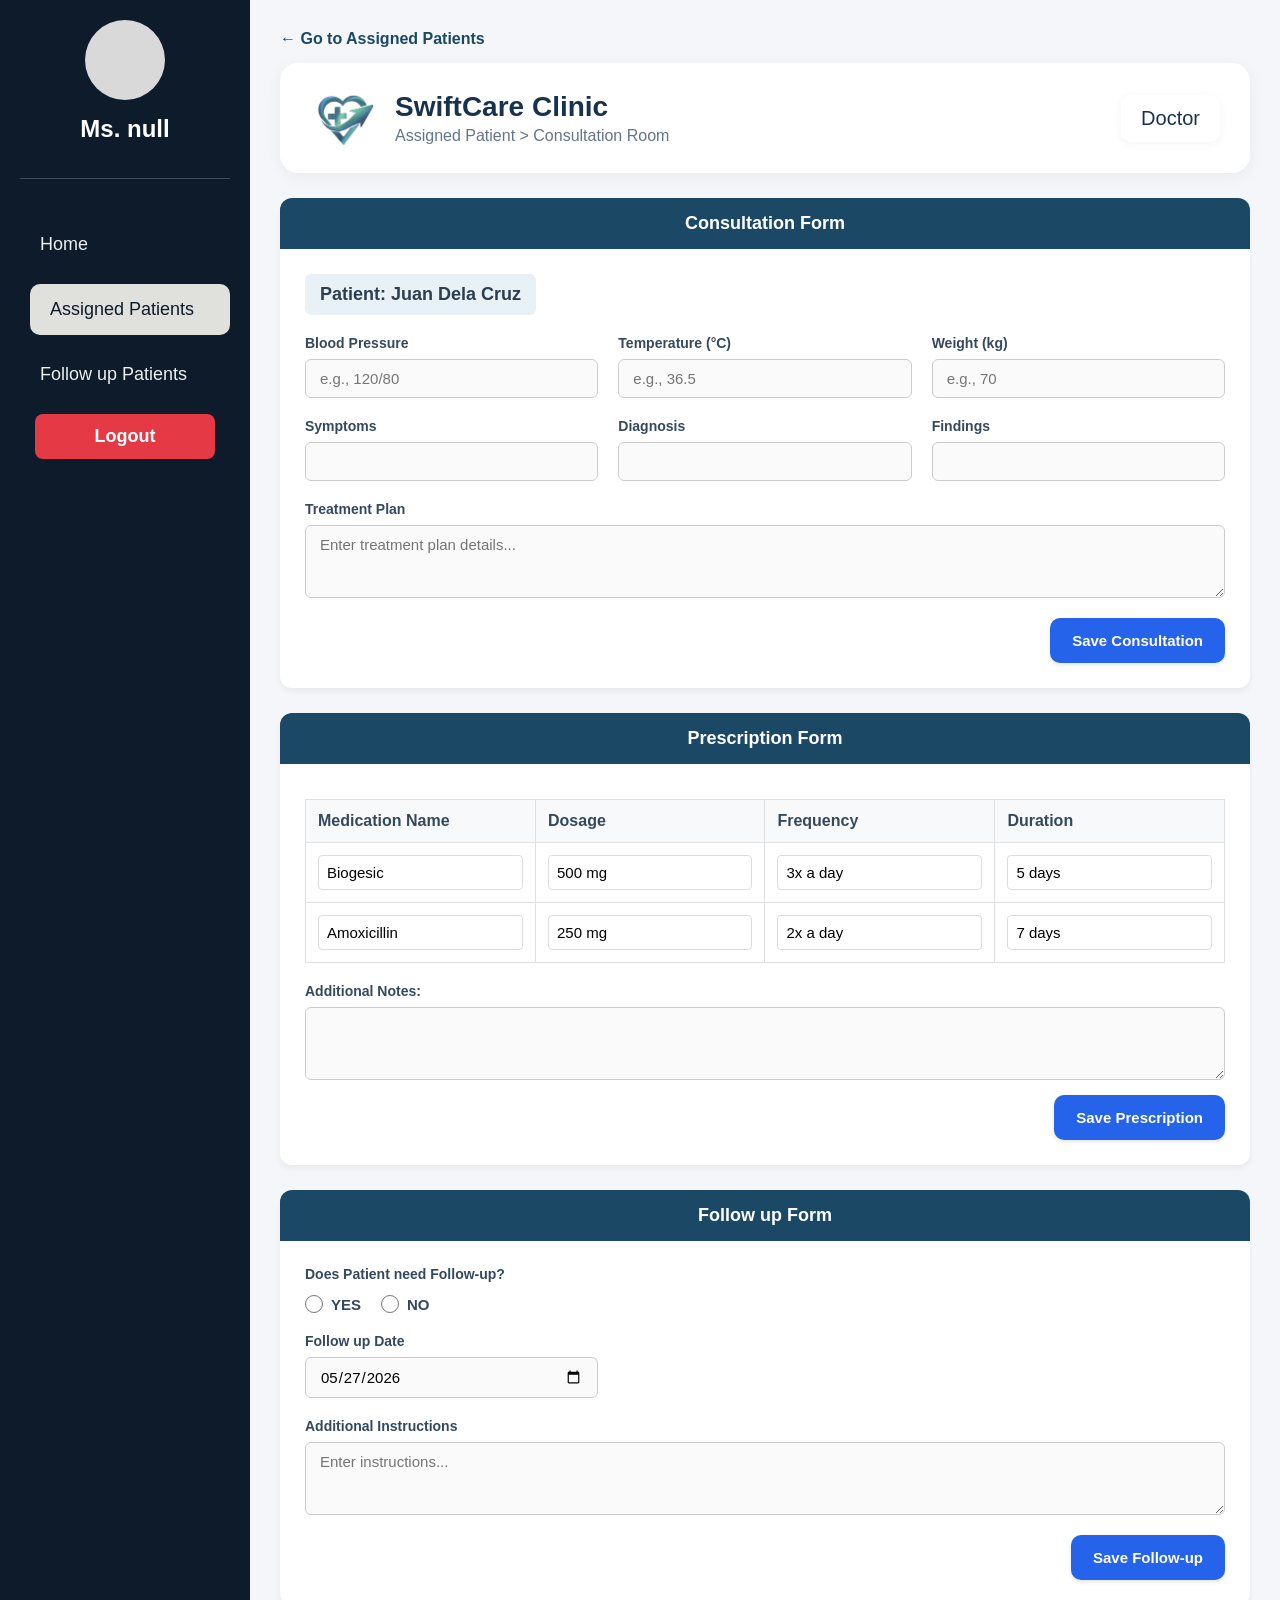
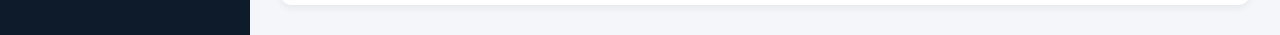
<file: doctor_viewConsultation.html>
<!DOCTYPE html>
<html lang="en">
<head>
    <meta charset="UTF-8">
    <meta name="viewport"
    content="width=device-width, initial-scale=1.0">

    <title>Patient Consultation - ABC Clinic</title>

    <link rel="stylesheet"
    href="doctor_dashboard.css">
</head>

<body>

<div class="dashboard-layout">

    <!--Side Bar-->
    <aside class="sidebar">

        <div>

            <!--Profile-->
            <div class="sidebar-top">

                <div class="profile-circle">

                    <!-- <img src="doctor.jpg"> -->

                </div>

                 <div class="profile-name">

                    <h2 id="doctorName"></h2>
                    <p id="doctorRole"></p>

                </div>

            </div>

            <!--Menu-->
            <nav class="sidebar-menu">

                <a href="doctor_dashboard.html"
                class="menu-item">

                    Home

                </a>

                <a href="doctor_assignedPatient.html"
                class="menu-item active">

                    Assigned Patients

                </a>

                <a href="doctor_followupPatient.html"
                class="menu-item">

                    Follow up Patients

                </a>

                <a href="index.html"
                class="menu-item logout-btn">

                    Logout

                </a>

            </nav>

        </div>

    </aside>

    <!--Pinaka MAin-->
    <main class="main-content">

        <div class="dashboard-container">

            <!--para sa back button-->
            <a href="doctor_assignedPatient.html"
            class="back-btn">

                ← Go to Assigned Patients

            </a>

            <!--Topbar-->
            <header class="topbar">

                <div class="clinic-info">

                    <img src="logo.jpg"
                    alt="Clinic Logo"
                    class="clinic-logo">

                    <div>

                        <h1>SwiftCare Clinic</h1>
                        <p>Assigned Patient > Consultation Room</p>

                    </div>

                </div>

                <!--Right Box-->
                <div class="admin-box">
                    Doctor
                </div>

            </header>

            <!--Form-->
            <div class="forms-container">

                <!--Consultation Form-->
                <section class="section-card">

                    <div class="section-header">
                        Consultation Form
                    </div>

                    <div class="section-body">

                        <span class="patient-highlight">
                            Patient: Juan Dela Cruz
                        </span>

                        <div class="form-grid">

                            <div class="input-group">

                                <label>Blood Pressure</label>

                                <input type="text"
                                placeholder="e.g., 120/80">

                            </div>

                            <div class="input-group">

                                <label>Temperature (°C)</label>

                                <input type="text"
                                placeholder="e.g., 36.5">

                            </div>

                            <div class="input-group">

                                <label>Weight (kg)</label>

                                <input type="text"
                                placeholder="e.g., 70">

                            </div>

                            <div class="input-group">

                                <label>Symptoms</label>

                                <input type="text"
                                placeholder="">

                            </div>
                            <div class="input-group">

                                <label>Diagnosis</label>

                                <input type="text"
                                placeholder="">

                            </div>

                            <div class="input-group">

                                <label>Findings</label>

                                <input type="text"
                                placeholder="">

                            </div>

                            <div class="input-group full-width">

                                <label>Treatment Plan</label>

                                <textarea rows="3"
                                placeholder="Enter treatment plan details..."></textarea>

                            </div>

                        </div>

                        <div class="btn-container">

                            <button class="save-btn">

                                Save Consultation

                            </button>

                        </div>

                    </div>

                </section>

                <!--Prescription Form-->
                <section class="section-card">

                    <div class="section-header">
                        Prescription Form
                    </div>

                    <div class="section-body">

                        <table class="prescription-table">

                            <thead>

                                <tr>

                                    <th>Medication Name</th>
                                    <th>Dosage</th>
                                    <th>Frequency</th>
                                    <th>Duration</th>

                                </tr>

                            </thead>

                            <tbody>

                                <tr>

                                    <td>
                                        <input type="text"
                                        value="Biogesic">
                                    </td>

                                    <td>
                                        <input type="text"
                                        value="500 mg">
                                    </td>

                                    <td>
                                        <input type="text"
                                        value="3x a day">
                                    </td>

                                    <td>
                                        <input type="text"
                                        value="5 days">
                                    </td>

                                </tr>

                                <tr>

                                    <td>
                                        <input type="text"
                                        value="Amoxicillin">
                                    </td>

                                    <td>
                                        <input type="text"
                                        value="250 mg">
                                    </td>

                                    <td>
                                        <input type="text"
                                        value="2x a day">
                                    </td>

                                    <td>
                                        <input type="text"
                                        value="7 days">
                                    </td>

                                </tr>

                            </tbody>

                        </table>

                        <div class="input-group">

                            <label>Additional Notes:</label>

                            <textarea rows="3"></textarea>

                        </div>

                        <div class="btn-container">

                            <button class="save-btn">

                                Save Prescription

                            </button>

                        </div>

                    </div>

                </section>

                <!--Follow up Form-->
                <section class="section-card">

                    <div class="section-header">
                        Follow up Form
                    </div>

                    <div class="section-body">

                        <div class="form-grid">

                            <div class="input-group full-width">

                                <label>
                                    Does Patient need Follow-up?
                                </label>

                                <div class="radio-group">

                                    <label class="radio-item">

                                        <input type="radio"
                                        name="followup"
                                        value="yes">

                                        YES

                                    </label>

                                    <label class="radio-item">

                                        <input type="radio"
                                        name="followup"
                                        value="no">

                                        NO

                                    </label>

                                </div>

                            </div>

                            <div class="input-group">

                                <label>Follow up Date</label>

                                <input type="date"
                                value="2026-05-27">

                            </div>

                            <div class="input-group full-width">

                                <label>
                                    Additional Instructions
                                </label>

                                <textarea rows="3"
                                placeholder="Enter instructions..."></textarea>

                            </div>

                        </div>

                        <div class="btn-container">

                            <button class="save-btn">

                                Save Follow-up

                            </button>

                        </div>

                    </div>

                </section>

            </div>

        </div>

    </main>

</div>
<script>

const name = localStorage.getItem("loggedInUser");
const role = localStorage.getItem("userRole");

/*Sidebar Name*/
document.getElementById("doctorName").innerHTML =
    "Ms. " + name;

/*Side Bar Role*/
document.getElementById("doctorRole").innerHTML =
    role;

</script>
</body>
</html>
</file>
<file: admin_appointment.css>
*{
    margin:0;
    padding:0;
    box-sizing:border-box;
    font-family:"Segoe UI", sans-serif;
}

body{
    background:#f4f7fb;
}

/*layout*/
.dashboard-container{
    display:flex;
    min-height:100vh;
}

/*Side bar-----------*/
.sidebar{
    width:260px;
    background:#17324d;
    color:white;
    padding:25px 20px;
    display:flex;
    flex-direction:column;
    justify-content:space-between;
}

.sidebar-top{
    text-align:center;
}

.profile-circle{
    width:80px;
    height:80px;
    border-radius:50%;
    background:#d9d9d9;
    margin:auto;
    margin-bottom:15px;
}

.profile-name h2{
    font-size:22px;
    margin-bottom:5px;
}

.profile-name p{
    color:#dbe7f3;
    font-size:14px;
}

/*Menu------------------*/
.sidebar-menu{
    margin-top:35px;
    display:flex;
    flex-direction:column;
    gap:12px;
}

.menu-item{
    text-decoration:none;
    color:white;
    padding:14px;
    border-radius:10px;
    transition:0.3s;
    display:block;
    border:none;
    background:none;
    width:100%;
    text-align:left;
    cursor:pointer;
    font-size:17px;
    font-weight:600;
}

.menu-item:hover{
    background:#244d75;
}

.menu-item.active{
    background:white;
    color:#17324d;
    font-weight:bold;
}

.logout-btn{
    background:#c0392b;
}

.logout-btn:hover{
    background:#962d22;
}

.dropdown-content{
    display:none;
    flex-direction:column;
    gap:8px;
    margin-top:8px;
    margin-left:10px;
}

.dropdown-content.show{
    display:flex;
}

.dropdown-item{
    background:#244d75;
    color:white;
    text-decoration:none;
    padding:12px;
    border-radius:8px;
}

.dropdown-item:hover{
    background:#2d5f91;
}

.main-content{
    flex:1;
    padding:30px;
}

.topbar{
    display:flex;
    justify-content:space-between;
    align-items:center;
    margin-bottom:30px;
}

.topbar-left{
    display:flex;
    align-items:center;
    gap:15px;
}

.clinic-logo{
    width:65px;
    height:65px;
    border-radius:50%;
    background:white;
    padding:5px;
}

.clinic-text h1{
    font-size:28px;
    color:#17324d;
}

.clinic-text p{
    color:#64748b;
    margin-top:4px;
}

.admin-box{
    background:white;
    padding:12px 20px;
    border-radius:12px;
    font-weight:600;
    color:#17324d;
}


.appointment-card{
    background:white;
    border-radius:18px;
    overflow:hidden;
    box-shadow:0 4px 15px rgba(0,0,0,0.05);
}

.section-header{
    background:#17324d;
    color:white;
    padding:18px 25px;
    font-size:20px;
    font-weight:600;
}

.appointment-body{
    padding:25px;
    display:grid;
    grid-template-columns:1fr 1fr;
    gap:18px;
}

.appointment-body input,
.appointment-body select{
    width:100%;
    padding:14px;
    border:1px solid #cbd5e1;
    border-radius:10px;
    font-size:15px;
    outline:none;
}

.appointment-body input:focus,
.appointment-body select:focus{
    border-color:#02529c;
}


.phone-wrapper{
    display:flex;
    flex-direction:column;
}

.error-text{
    color:#dc2626;
    font-size:12px;
    margin-top:5px;
}

/*Doctor Section---------------*/
.doctor-container{
    grid-column:span 2;
    display:flex;
    flex-wrap:wrap;
    gap:15px;
}

.doctor-card{
    width:220px;
    border:2px solid #17324d;
    border-radius:22px;
    padding:18px;
    cursor:pointer;
    transition:0.3s;
    background:white;
}

.doctor-card:hover{
    background:#f1f5f9;
}

.doctor-card.active{
    background:#17324d;
    color:white;
}

.doctor-top{
    display:flex;
    align-items:center;
    gap:12px;
    margin-bottom:10px;
}

.doctor-pic{
    width:55px;
    height:55px;
    border-radius:50%;
    background:#d9d9d9;
}

.doctor-name{
    font-weight:700;
}

.doctor-sched{
    font-size:13px;
    color:#475569;
}

.doctor-card.active .doctor-sched{
    color:#e2e8f0;
}

/*Button ng Schedule Appointment*/
#purpose,
.confirm-btn{
    grid-column:span 2;
}

.confirm-btn{
    padding:15px;
    background:#02529c;
    color:white;
    border:none;
    border-radius:10px;
    font-size:16px;
    font-weight:600;
    cursor:pointer;
}

.confirm-btn:hover{
    background:#013d75;
}

/*Receipt-----------------*/
.receipt-card{
    display:none;
    position:fixed;
    top:0;
    left:0;
    width:100%;
    height:100%;
    background:rgba(0,0,0,0.55);
    justify-content:center;
    align-items:center;
}

.receipt-body{
    background:white;
    width:420px;
    border-radius:16px;
    padding-bottom:20px;
    position:relative;
}

.receipt-body p{
    padding:0 25px;
    margin:12px 0;
}

/*yung ekis sa may receipt*/
.close-x{
    position:absolute;
    top:12px;
    right:12px;
    width:30px;
    height:30px;
    border:none;
    border-radius:50%;
    background:red;
    color:white;
    cursor:pointer;
}

.notice{
    margin:20px 25px 10px;
    padding:12px;
    background:#f8fafc;
    border-radius:10px;
    text-align:center;
    white-space:nowrap;
    font-size:13px;
}

/*for Print Button*/
.print-btn{
    width:calc(100% - 50px);
    margin:10px 25px 0;
    padding:14px;
    border:none;
    border-radius:10px;
    background:#02529c;
    color:white;
    cursor:pointer;
}

.print-btn:hover{
    background:#013d75;
}


@media print{

    @page{
        size: 80mm auto;
        margin: 0;
    }

    html, body{
        margin:0;
        padding:0;
        background:white;
    }

    body *{
        visibility:hidden;
    }

    /*Show only receipt*/
    .receipt-body,
    .receipt-body *{
        visibility:visible;
    }

    .receipt-body{
        position:absolute;
        top:0;
        left:0;

        width:72mm;
        padding:10px;
        margin:0;

        background:white;
        box-shadow:none;
        border-radius:0;

        display:block;
    }

    .receipt-body .section-header{
        background:none;
        color:black;
        text-align:center;
        font-size:18px;
        font-weight:bold;
        margin-bottom:10px;
        padding:0;
    }

    .receipt-body p{
        margin:6px 0;
        font-size:12px;
        color:black;
        line-height:1.3;
    }

    .notice{
        margin-top:10px;
        font-size:11px;
        text-align:center;
        color:black;
        padding:0;
        background:none;
    }

    .print-btn,
    .close-x{
        display:none;
    }

    .receipt-card{
        position:static !important;
        background:white !important;
    }
}

/*Responsive*/
@media(max-width:900px){

    .dashboard-container{
        flex-direction:column;
    }

    .sidebar{
        width:100%;
    }

    .appointment-body{
        grid-template-columns:1fr;
    }

    #purpose,
    .confirm-btn{
        grid-column:span 1;
    }

    .topbar{
        flex-direction:column;
        align-items:flex-start;
        gap:15px;
    }
}
</file>
<file: admin_dashboard.css>
*{
    margin:0;
    padding:0;
    box-sizing:border-box;
    font-family:"Segoe UI", sans-serif;
}

body{
    background:#f4f7fb;
}

.dashboard-container{
    display:flex;
    min-height:100vh;
}

/* SIDEBAR */
.sidebar{
    width:260px;
    background:#17324d;
    color:white;
    padding:25px 20px;
}

.sidebar-top{
    text-align:center;
}

.profile-circle{
    width:80px;
    height:80px;
    border-radius:50%;
    background:#d9d9d9;
    margin:auto;
    margin-bottom:15px;
}

.clinic-name h2{
    font-size:24px;
}

.sidebar-menu{
    margin-top:40px;
    display:flex;
    flex-direction:column;
    gap:12px;
}

.menu-item{
    text-decoration:none;
    color:white;
    padding:14px;
    border-radius:10px;
    transition:0.3s;
    display:block;
    border:none;
    background:none;
    width:100%;
    text-align:left;
    cursor:pointer;

    font-size:18px;
    font-weight:600;
}

.menu-item:hover{
    background:#244d75;
}

.active{
    background:white;
    color:#17324d;
    font-weight:bold;
}

.logout-btn{
    background:#c0392b;
}

.dropdown-content{
    display:none;
    margin-top:8px;
    margin-left:10px;
}

.dropdown-content.show{
    display:flex;
    flex-direction:column;
    gap:8px;
}

.dropdown-item{
    background:#244d75;
    color:white;
    text-decoration:none;
    padding:12px;
    border-radius:8px;
}

/* MAIN */
.main-content{
    flex:1;
    padding:30px;
}

.topbar{
    display:flex;
    justify-content:space-between;
    align-items:center;
    margin-bottom:30px;
}

/* TOPBAR LEFT */
.topbar-left{
    display:flex;
    align-items:center;
    gap:15px;
}

.clinic-logo{
    width:65px;
    height:65px;
    object-fit:cover;
    border-radius:50%;
    background:white;
    padding:5px;
}

.clinic-text h1{
    font-size:28px;
    color:#17324d;
    margin-bottom:4px;
}

.clinic-text p{
    color:#64748b;
    font-size:14px;
}

.admin-box{
    background:white;
    padding:12px 20px;
    border-radius:10px;
}

/* CARDS */
.stats-grid{
    display:grid;
    grid-template-columns:repeat(auto-fit,minmax(220px,1fr));
    gap:20px;
    margin-bottom:30px;
}

.stat-card{
    background:white;
    padding:25px;
    border-radius:18px;
}

.stat-card h3{
    color:#64748b;
}

.stat-card p{
    font-size:36px;
    font-weight:bold;
    margin-top:15px;
}

/* TABLE */
.table-section{
    background:white;
    border-radius:18px;
    overflow:hidden;
}

.section-header{
    background:#17324d;
    color:white;
    padding:18px;
    font-size:20px;
}

.appointment-table{
    width:100%;
    border-collapse:collapse;
}

.appointment-table th,
.appointment-table td{
    padding:18px;
    border-bottom:1px solid #e2e8f0;
}

.status{
    padding:6px 14px;
    border-radius:20px;
    font-size:13px;
    font-weight:bold;
}

.confirmed{
    background:#dcfce7;
    color:#15803d;
}

.pending{
    background:#fef3c7;
    color:#b45309;
}
</file>
<file: admin_doctors.css>
*{
    margin:0;
    padding:0;
    box-sizing:border-box;
    font-family:"Segoe UI", sans-serif;
}

body{
    background:#f4f7fb;
}

.dashboard-container{
    display:flex;
    min-height:100vh;
}

/*Side bar*/
.sidebar{
    width:260px;
    background:#17324d;
    color:white;
    padding:25px 20px;
}

.sidebar-top{
    text-align:center;
}

.profile-circle{
    width:80px;
    height:80px;
    border-radius:50%;
    background:#d9d9d9;
    margin:auto;
    margin-bottom:15px;
}

.profile-name h2{
    font-size:22px;
}

.profile-name p{
    margin-top:5px;
    font-size:16px;
}

.sidebar-menu{
    margin-top:40px;
    display:flex;
    flex-direction:column;
    gap:12px;
}

.menu-item{
    text-decoration:none;
    color:white;
    padding:14px;
    border-radius:10px;
    transition:0.3s;
    display:block;
    border:none;
    background:none;
    width:100%;
    text-align:left;
    cursor:pointer;

    font-size:18px;
    font-weight:600;
}

.menu-item:hover{
    background:#244d75;
}

.active{
    background:white;
    color:#17324d;
    font-weight:bold;
}

.logout-btn{
    background:#c0392b;
}

.dropdown-content{
    display:none;
    margin-top:8px;
    margin-left:10px;
}

.dropdown-content.show{
    display:flex;
    flex-direction:column;
    gap:8px;
}

.dropdown-item{
    background:#244d75;
    color:white;
    text-decoration:none;
    padding:12px;
    border-radius:8px;
}

/*Main Content*/
.main-content{
    flex:1;
    padding:30px;
}

/*Topbar--------------------*/
.topbar{
    display:flex;
    justify-content:space-between;
    align-items:center;
    margin-bottom:30px;
}

.topbar-left{
    display:flex;
    align-items:center;
    gap:15px;
}

.clinic-logo{
    width:65px;
    height:65px;
    object-fit:cover;
    border-radius:50%;
    background:white;
    padding:5px;
}

.clinic-text h1{
    font-size:28px;
    color:#17324d;
    margin-bottom:4px;
}

.clinic-text p{
    color:#64748b;
    font-size:14px;
}

.admin-box{
    background:white;
    padding:12px 20px;
    border-radius:10px;
    font-weight:600;
}

/*Table Section-------------*/
.table-section{
    background:white;
    border-radius:18px;
    overflow:hidden;
    box-shadow:0 2px 10px rgba(0,0,0,0.05);
}

.section-header{
    background:#17324d;
    color:white;
    padding:20px;
    font-size:22px;
    font-weight:600;
}

/*Table-------------*/
.doctor-table{
    width:100%;
    border-collapse:collapse;
}

.doctor-table th,
.doctor-table td{
    padding:18px;
    border-bottom:1px solid #e2e8f0;
    text-align:left;
}

.doctor-table th{
    background:#f8fafc;
    color:#17324d;
}

.doctor-table tr:hover{
    background:#f9fbfd;
}

/*Action Box*/
.action-box{
    display:flex;
    gap:10px;
}

/*Edit button*/
.edit-btn{
    background:#17324d;
    color:white;
    border:none;
    padding:10px 16px;
    border-radius:8px;
    cursor:pointer;
    transition:0.3s;
    font-weight:600;
}

.edit-btn:hover{
    background:#244d75;
}

/*For delete Button*/
.delete-btn{
    background:#c0392b;
    color:white;
    border:none;
    padding:10px 16px;
    border-radius:8px;
    cursor:pointer;
    transition:0.3s;
    font-weight:600;
}

.delete-btn:hover{
    background:#a5281b;
}
</file>
<file: admin_patientRecord.css>
*{
    margin:0;
    padding:0;
    box-sizing:border-box;
    font-family:"Segoe UI", sans-serif;
}

body{
    background:#f4f7fb;
    display:flex;
    justify-content:center;
    padding:40px;
}

.record-box{
    background:white;
    width:900px;
    padding:35px;
    border-radius:20px;
}

.back-btn{
    display:inline-block;
    margin-bottom:20px;
    text-decoration:none;
    background:#17324d;
    color:white;
    padding:12px 18px;
    border-radius:10px;
    font-weight:600;
    transition:0.3s;
}

.back-btn:hover{
    background:#244d75;
}

h1{
    color:#17324d;
    margin-bottom:25px;
}

.search-bar{
    display:flex;
    gap:10px;
    margin-bottom:25px;
}

.search-bar input{
    flex:1;
    padding:14px;
    border:1px solid #cbd5e1;
    border-radius:10px;
}

.search-bar button{
    background:#02529c;
    color:white;
    border:none;
    padding:14px 24px;
    border-radius:10px;
}

.patient-info{
    background:#f8fafc;
    padding:20px;
    border-radius:12px;
    line-height:2;
    margin-bottom:25px;
}

h2{
    color:#17324d;
    margin-bottom:15px;
}

table{
    width:100%;
    border-collapse:collapse;
}

th,
td{
    padding:18px;
    border-bottom:1px solid #e2e8f0;
    text-align:left;
}

th{
    background:#17324d;
    color:white;
}
</file>
<file: admin_registerPatient.css>
*{
    margin:0;
    padding:0;
    box-sizing:border-box;
    font-family:"Segoe UI", sans-serif;
}

body{
    background:#f4f7fb;
    display:flex;
    justify-content:center;
    align-items:center;
    min-height:100vh;
}

.form-box{
    background:white;
    width:800px;
    padding:35px;
    border-radius:20px;
}

.back-btn{
    display:inline-block;
    margin-bottom:20px;
    text-decoration:none;
    background:#17324d;
    color:white;
    padding:12px 18px;
    border-radius:10px;
    font-weight:600;
}

h1{
    margin-bottom:25px;
    color:#17324d;
}

form{
    display:grid;
    grid-template-columns:1fr 1fr;
    gap:20px;
}

.form-group{
    display:flex;
    flex-direction:column;
}

label{
    margin-bottom:8px;
    font-weight:600;
}

input,
select,
textarea{
    padding:14px;
    border:1px solid #cbd5e1;
    border-radius:10px;
}

textarea{
    height:120px;
    resize:none;
}

.button-group{
    grid-column:span 2;
    display:flex;
    gap:15px;
}

.save-btn{
    background:#02529c;
    color:white;
    border:none;
    padding:14px 24px;
    border-radius:10px;
    cursor:pointer;
}

.save-btn:disabled{
    background:#94a3b8;
    cursor:not-allowed;
}

.clear-btn{
    background:#cbd5e1;
    border:none;
    padding:14px 24px;
    border-radius:10px;
    cursor:pointer;
}

/* ERROR */
small{
    color:red;
    font-size:12px;
}
</file>
<file: doctor_dashboard.css>
*{
    margin:0;
    padding:0;
    box-sizing:border-box;
    font-family:"Segoe UI", sans-serif;
}

body{
    background:#f4f7fb;
}

/* LAYOUT */
.dashboard-layout{
    display:flex;
    min-height:100vh;
}

/* SIDEBAR */
.sidebar{
    width:260px;
    background:#17324d;
    color:white;
    padding:25px 20px;
}

/* SAME STYLE NG ADMIN */
.sidebar-top{
    text-align:center;
    padding-bottom:30px;
    border-bottom:1px solid rgba(255,255,255,0.2);
}

/* MALAKING BILOG */
.profile-circle{
    width:120px;
    height:120px;
    border-radius:50%;
    background:#d9d9d9;

    margin:auto;
    margin-bottom:20px;

    overflow:hidden;
}

/* IMAGE */
.profile-circle img{
    width:100%;
    height:100%;
    object-fit:cover;
}

.profile-name h2{
    font-size:24px;
    font-weight:700;
}

.profile-name p{
    margin-top:5px;
    font-size:16px;
    color:#dbe7f3;
}

/* MENU */
.sidebar-menu{
    margin-top:35px;
    display:flex;
    flex-direction:column;
    gap:14px;
}

.menu-item{
    text-decoration:none;
    color:white;
    padding:14px;
    border-radius:10px;
    transition:0.3s;

    font-size:18px;
    font-weight:600;
}

.menu-item:hover{
    background:#244d75;
}

.menu-item.active{
    background:white;
    color:#17324d;
}

.logout-btn{
    background:#c0392b;
}

.logout-btn:hover{
    background:#962d22;
}

/* MAIN CONTENT */
.main-content{
    flex:1;
    padding:30px;
}

/* TOPBAR */
/* SAME STYLE NG ADMIN */
.topbar{
    background:white;
    padding:20px 30px;
    border-radius:18px;

    display:flex;
    justify-content:space-between;
    align-items:center;

    margin-bottom:25px;

    box-shadow:0 4px 15px rgba(0,0,0,0.05);
}

/* TOPBAR LEFT */
.clinic-info{
    display:flex;
    align-items:center;
    gap:15px;
}

.clinic-logo{
    width:70px;
    height:70px;
    border-radius:50%;
    object-fit:cover;
    background:white;
    padding:4px;
}

.clinic-info h1{
    color:#17324d;
    font-size:28px;
}

.clinic-info p{
    color:#64748b;
    margin-top:4px;
}

/* SAME STYLE NG ADMIN BOX */
.admin-box{
    background:white;
    padding:12px 20px;
    border-radius:10px;

    font-size:20px;
    color:#17324d;

    box-shadow:0 2px 10px rgba(0,0,0,0.05);
}

/* SUMMARY */
.summary-box{
    background:white;
    border-radius:18px;
    padding:30px;

    display:flex;
    gap:30px;

    margin-bottom:25px;

    box-shadow:0 4px 15px rgba(0,0,0,0.05);
}

.summary-item{
    flex:1;
}

.summary-item h2{
    color:#64748b;
    margin-bottom:10px;
    font-size:20px;
    text-align:center;
}

.summary-item p{
    font-size:42px;
    font-weight:bold;
    color:#17324d;
    text-align:center;
}

/* PATIENT SECTION */
.patient-section{
    background:white;
    border-radius:18px;
    overflow:hidden;

    box-shadow:0 4px 15px rgba(0,0,0,0.05);
}

.section-header{
    background:#17324d;
    color:white;
    padding:18px 25px;
    font-size:22px;
    font-weight:600;
    text-align:center;
}

/* TABLE */
table{
    width:100%;
    border-collapse:collapse;
}

th{
    background:#f1f5f9;
    color:#475569;
    padding:18px;
    text-align:left;
}

td{
    padding:18px;
    border-bottom:1px solid #e2e8f0;
}

tr:hover{
    background:#f8fafc;
}

/* STATUS */
.status{
    padding:6px 14px;
    border-radius:20px;
    font-size:13px;
    font-weight:600;
}

.waiting{
    background:#fef3c7;
    color:#b45309;
}

.done{
    background:#dcfce7;
    color:#15803d;
}

/* RESPONSIVE */
@media(max-width:768px){

    .topbar{
        flex-direction:column;
        gap:20px;
        text-align:center;
    }

    .summary-box{
        flex-direction:column;
    }

}



/*Assigned Patient*/
/* LAYOUT */
.dashboard-layout{
    display:flex;
    min-height:100vh;
}

/* SIDEBAR */
.sidebar{
    width:260px;
    background:#17324d;
    color:white;
    padding:25px 20px;
}

.sidebar-top{
    text-align:center;
    margin-bottom:40px;
}

.profile-circle{
    width:80px;
    height:80px;
    border-radius:50%;
    background:#d9d9d9;
    margin:auto;
    margin-bottom:15px;
}

.doctor-info h2{
    font-size:24px;
}

.doctor-info p{
    color:#dbe7f3;
    margin-top:5px;
}

/* MENU */
.sidebar-menu{
    display:flex;
    flex-direction:column;
    gap:14px;
}

.menu-item{
    text-decoration:none;
    color:white;
    padding:14px;
    border-radius:10px;
    transition:0.3s;

    font-size:18px;
    font-weight:600;
}

.menu-item:hover{
    background:#244d75;
}

.menu-item.active{
    background:white;
    color:#17324d;
}

.logout-btn{
    background:#c0392b;
}

.logout-btn:hover{
    background:#962d22;
}

/* MAIN CONTENT */
.main-content{
    flex:1;
    padding:30px;
}

/* TOPBAR */
.topbar{
    background:white;
    padding:20px 30px;
    border-radius:18px;

    display:flex;
    justify-content:space-between;
    align-items:center;

    margin-bottom:25px;

    box-shadow:0 4px 15px rgba(0,0,0,0.05);
}

.clinic-info{
    display:flex;
    align-items:center;
    gap:15px;
}

.clinic-logo{
    width:70px;
    height:70px;
    border-radius:50%;
    object-fit:cover;
    background:white;
    padding:4px;
}

.clinic-info h1{
    color:#17324d;
    font-size:28px;
}

.clinic-info p{
    color:#64748b;
    margin-top:4px;
}

.doctor-name{
    background:white;
    padding:12px 22px;
    border-radius:12px;

    font-size:20px;
    font-weight:600;
    color:#17324d;

    box-shadow:0 2px 10px rgba(0,0,0,0.05);
}

/* ASSIGNED SECTION */
.assigned-section{
    background:white;
    border-radius:18px;
    overflow:hidden;
    

    box-shadow:0 4px 15px rgba(0,0,0,0.05);
}

.section-header{
    background:#17324d;
    color:white;
    padding:18px 25px;
    font-size:22px;
    font-weight:600;
}

/* TABLE */
.assigned-table{
    width:100%;
    border-collapse:collapse;
    
}

.assigned-table th{
    background:#f1f5f9;
    color:#475569;
    padding:18px;
    text-align:left;
}

.assigned-table td{
    padding:18px;
    border-bottom:1px solid #e2e8f0;
}

.assigned-table tr:hover{
    background:#f8fafc;
}

/* VIEW BUTTON */
.view-btn{
    border:none;
    padding:10px 16px;
    border-radius:10px;

    background:#2563eb;
    color:white;

    font-weight:600;
    cursor:pointer;

    transition:0.3s;
}

.view-btn:hover{
    background:#1d4ed8;
}

/* RESPONSIVE */
@media(max-width:768px){

    .dashboard-layout{
        flex-direction:column;
    }

    .sidebar{
        width:100%;
    }

    .topbar{
        flex-direction:column;
        gap:20px;
        text-align:center;
    }

} 

/*view button pag napindot*/
*{
    box-sizing:border-box;
    margin:0;
    padding:0;
    font-family:'Segoe UI', Tahoma, Geneva, Verdana, sans-serif;
}



/* Sidebar Styling (Tugma sa nauna mong layout) */
.sidebar {
    width: 250px;
    background-color: #0d1b2a;
    color: white;
    display: flex;
    flex-direction: column;
    padding-top: 20px;
}

.sidebar .menu-item {
    padding: 15px 20px;
    color: #ecf0f1;
    text-decoration: none;
    display: block;
    transition: 0.3s;
    font-weight: 500;
}

.sidebar .menu-item:hover {
    background-color: #1b263b;
}

.sidebar .menu-item.active {
    background-color: #e0e1dd;
    color: #0d1b2a;
    border-top-left-radius: 10px;
    border-bottom-left-radius: 10px;
    margin-left: 10px;
}

.sidebar .logout-btn {
    background-color: #e63946;
    color: white;
    margin: auto 15px 20px 15px;
    padding: 12px;
    text-align: center;
    border-radius: 8px;
    text-decoration: none;
    font-weight: bold;
}

/* Main Workspace Content */
.main-content {
    flex: 1;
    padding: 30px;
    background-color: #f4f6f9;
    overflow-y: auto;
}

/* Back Button Card Link */
.back-btn {
    display: inline-flex;
    align-items: center;
    color: #1b4965;
    text-decoration: none;
    font-weight: 600;
    margin-bottom: 15px;
    transition: 0.2s;
}
.back-btn:hover {
    color: #62b6cb;
}

/* Header Banner Area */
.header-card {
    background-color: white;
    padding: 20px;
    border-radius: 12px;
    box-shadow: 0 4px 6px rgba(0,0,0,0.05);
    margin-bottom: 25px;
    display: flex;
    justify-content: space-between;
    align-items: center;
    border-left: 5px solid #1b4965;
}

.clinic-title h2 {
    color: #1b4965;
    font-size: 24px;
}

.clinic-title p {
    color: #7f8c8d;
    font-size: 14px;
    margin-top: 2px;
}

.doctor-profile {
    font-weight: 600;
    color: #2c3e50;
}

/* Flexbox Layout para sa Tatlong Forms */
.forms-container {
    display: flex;
    flex-direction: column;
    gap: 25px;
}

/* Card Panels para sa bawat Section */
.section-card {
    background-color: white;
    border-radius: 12px;
    box-shadow: 0 4px 6px rgba(0,0,0,0.05);
    overflow: hidden;
}

.section-header {
    background-color: #1b4965;
    color: white;
    padding: 15px 20px;
    font-size: 18px;
    font-weight: 600;
}

.section-body {
    padding: 25px;
}

.patient-highlight {
    font-size: 18px;
    color: #2c3e50;
    margin-bottom: 20px;
    font-weight: bold;
    background-color: #e8f1f5;
    padding: 10px 15px;
    border-radius: 6px;
    display: inline-block;
}

/* Input Grid Elements */
.form-grid {
    display: grid;
    grid-template-columns: repeat(auto-fit, minmax(220px, 1fr));
    gap: 20px;
    margin-bottom: 20px;
}

.input-group {
    display: flex;
    flex-direction: column;
    gap: 8px;
}

.input-group.full-width {
    grid-column: 1 / -1;
}

label {
    font-size: 14px;
    font-weight: 600;
    color: #34495e;
}

input[type="text"], input[type="date"], textarea {
    padding: 10px 14px;
    border: 1px solid #ccc;
    border-radius: 6px;
    font-size: 15px;
    outline: none;
    transition: 0.2s;
    background-color: #fafafa;
}

input[type="text"]:focus, input[type="date"]:focus, textarea:focus {
    border-color: #1b4965;
    background-color: white;
    box-shadow: 0 0 5px rgba(27, 73, 101, 0.2);
}

/* Prescription Table Design */
.prescription-table {
    width: 100%;
    border-collapse: collapse;
    margin-bottom: 20px;
    margin-top: 10px;
}

.prescription-table th, .prescription-table td {
    border: 1px solid #e0e0e0;
    padding: 12px;
    text-align: left;
}

.prescription-table th {
    background-color: #f8f9fa;
    color: #34495e;
    font-weight: 600;
}

.prescription-table input[type="text"] {
    width: 100%;
    padding: 8px;
    border: 1px solid #ddd;
    border-radius: 4px;
    background-color: white;
}

/* Checkboxes at Radio Buttons layout */
.checkbox-group, .radio-group {
    display: flex;
    gap: 20px;
    margin-top: 5px;
    align-items: center;
}

.checkbox-item, .radio-item {
    display: flex;
    align-items: center;
    gap: 8px;
    cursor: pointer;
    font-size: 15px;
}

.checkbox-item input, .radio-item input {
    width: 18px;
    height: 18px;
    cursor: pointer;
}

/* Action Save Buttons */
.btn-container {
    display: flex;
    justify-content: flex-end;
    margin-top: 15px;
}

.save-btn {
    background-color: #2a9d8f;
    color: white;
    border: none;
    padding: 12px 25px;
    font-size: 15px;
    font-weight: 600;
    border-radius: 6px;
    cursor: pointer;
    transition: 0.2s;
    box-shadow: 0 2px 4px rgba(0,0,0,0.1);
}

.save-btn:hover {
    background-color: #21867a;
}

@media (max-width: 768px) {
    body { flex-direction: column; }
    .sidebar { width: 100%; padding-bottom: 10px; }
    .sidebar .menu-item.active { margin-left: 0; border-radius: 0; }
}


/*Follow up Sectopn--------------------------------------*/
.followup-section{
    margin-top:30px;
}

.followup-container{
    display:grid;
    grid-template-columns:1fr 1fr;
    gap:25px;
}

/*For Cards*/
.patient-card,
.prescription-card{
    background:white;
    border-radius:18px;
    padding:25px;

    box-shadow:0 4px 15px rgba(0,0,0,0.05);
}

.patient-card h2,
.prescription-card h2{
    color:#17324d;
    margin-bottom:20px;
}

/*Info Grid*/
.info-grid{
    display:grid;
    grid-template-columns:1fr 1fr;
    gap:18px;
}

.info-box{
    background:#f8fafc;
    padding:18px;
    border-radius:12px;
}

.info-box label{
    display:block;
    font-size:14px;
    color:#64748b;
    margin-bottom:6px;
    font-weight:600;
}

.info-box p{
    color:#17324d;
    font-size:17px;
    font-weight:600;
}

.full-width{
    grid-column:1 / -1;
}

/*for form*/
.form-group{
    margin-bottom:20px;
}

.form-group label{
    display:block;
    margin-bottom:8px;
    color:#17324d;
    font-weight:600;
}

.form-group input,
.form-group textarea{
    width:100%;
    padding:14px;
    border:1px solid #dbe2ea;
    border-radius:10px;
    outline:none;
    font-size:15px;
}

.form-group input:focus,
.form-group textarea:focus{
    border-color:#2563eb;
}

/*Para sa Button (Save Prescription)*/
.save-btn{
    background:#2563eb;
    color:white;
    border:none;
    padding:14px 22px;
    border-radius:10px;
    font-size:15px;
    font-weight:600;
    cursor:pointer;
}

.save-btn:hover{
    background:#1d4ed8;
}

/*Responsive*/
@media(max-width:768px){

    .followup-container{
        grid-template-columns:1fr;
    }

    .info-grid{
        grid-template-columns:1fr;
    }

}
</file>
